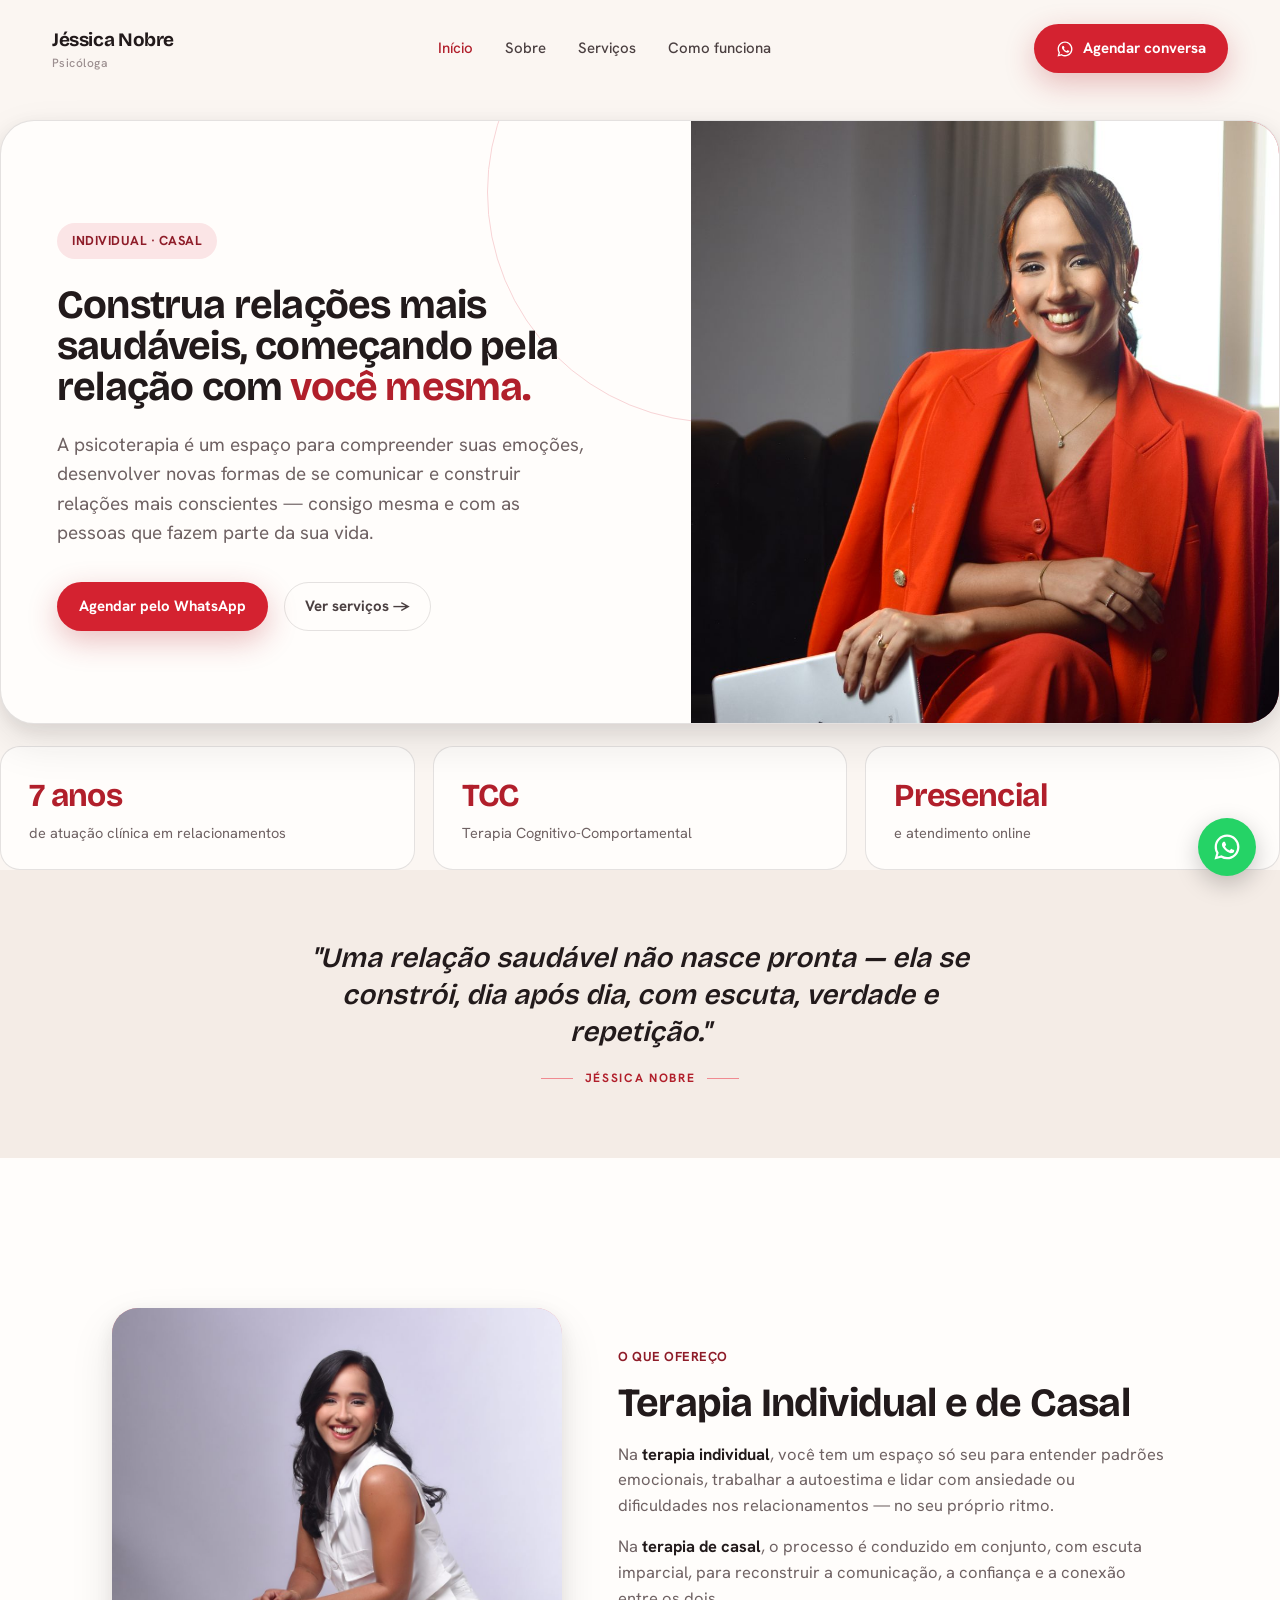
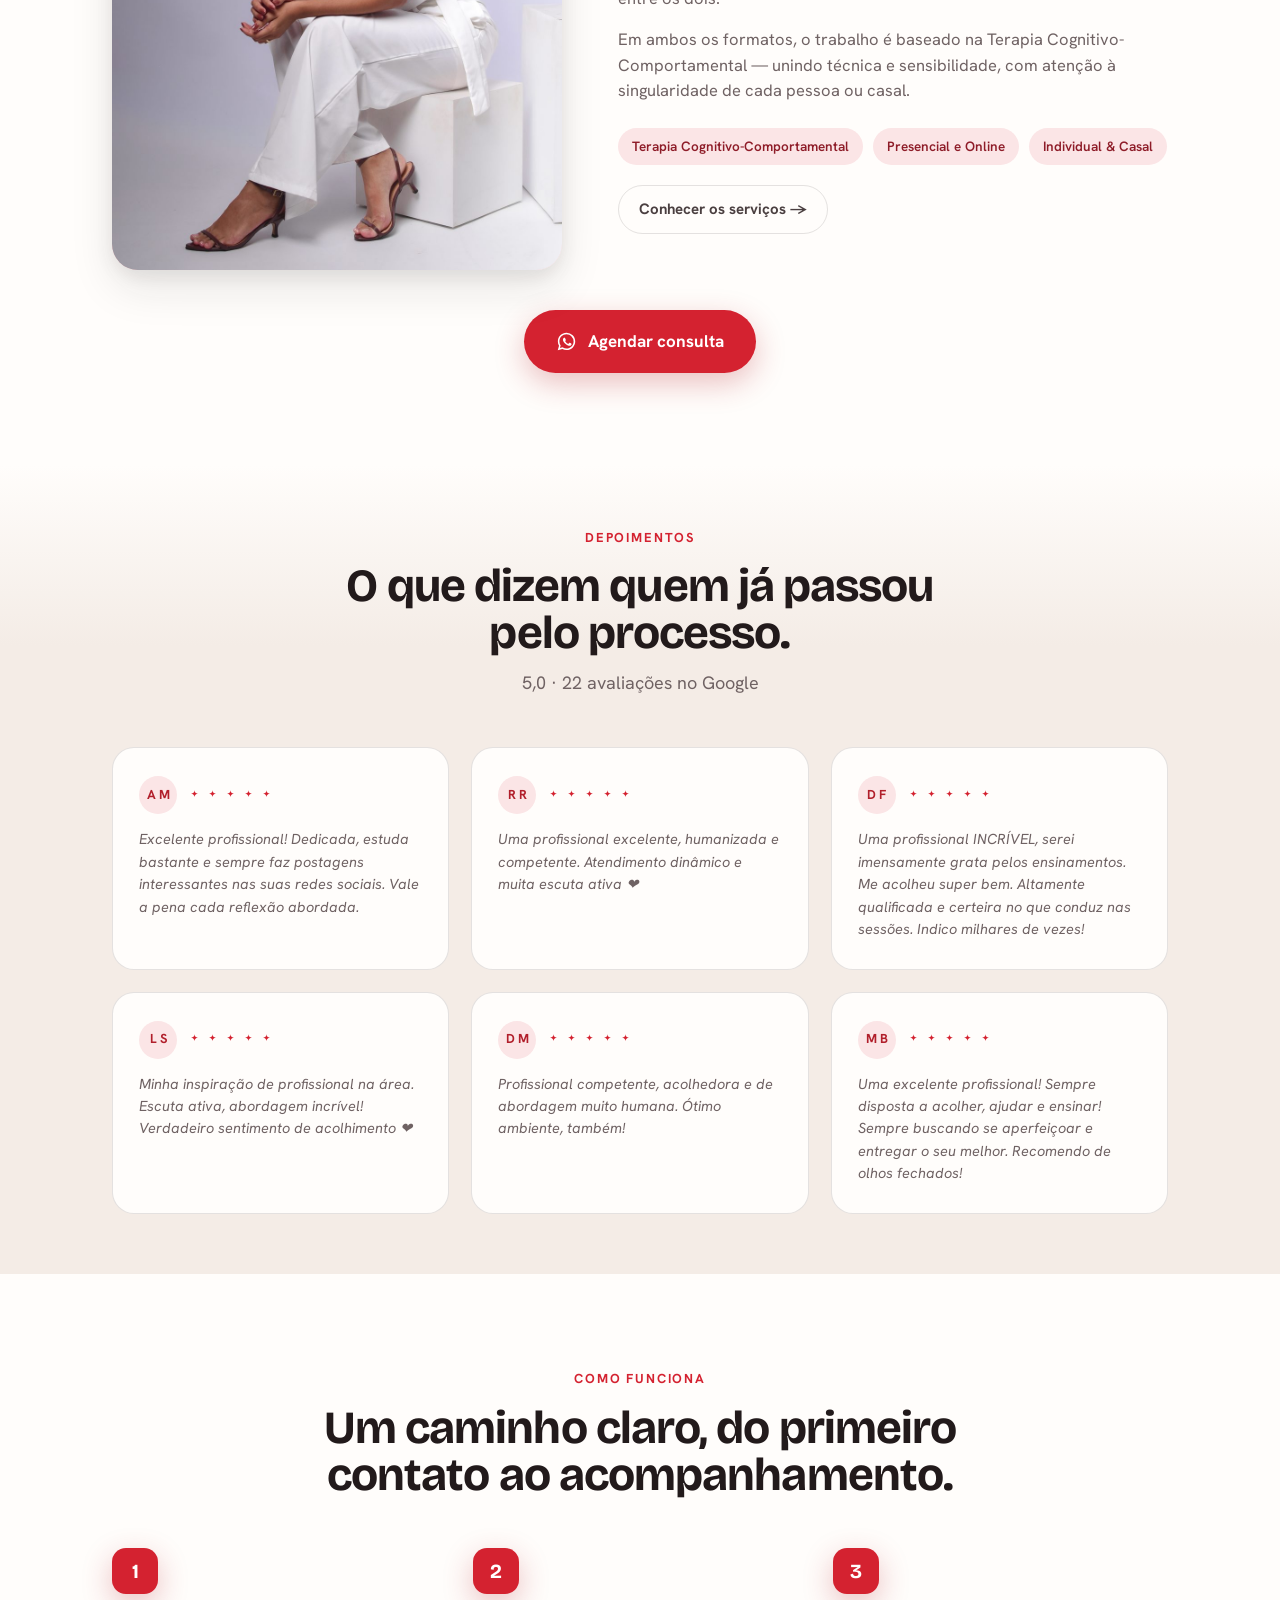
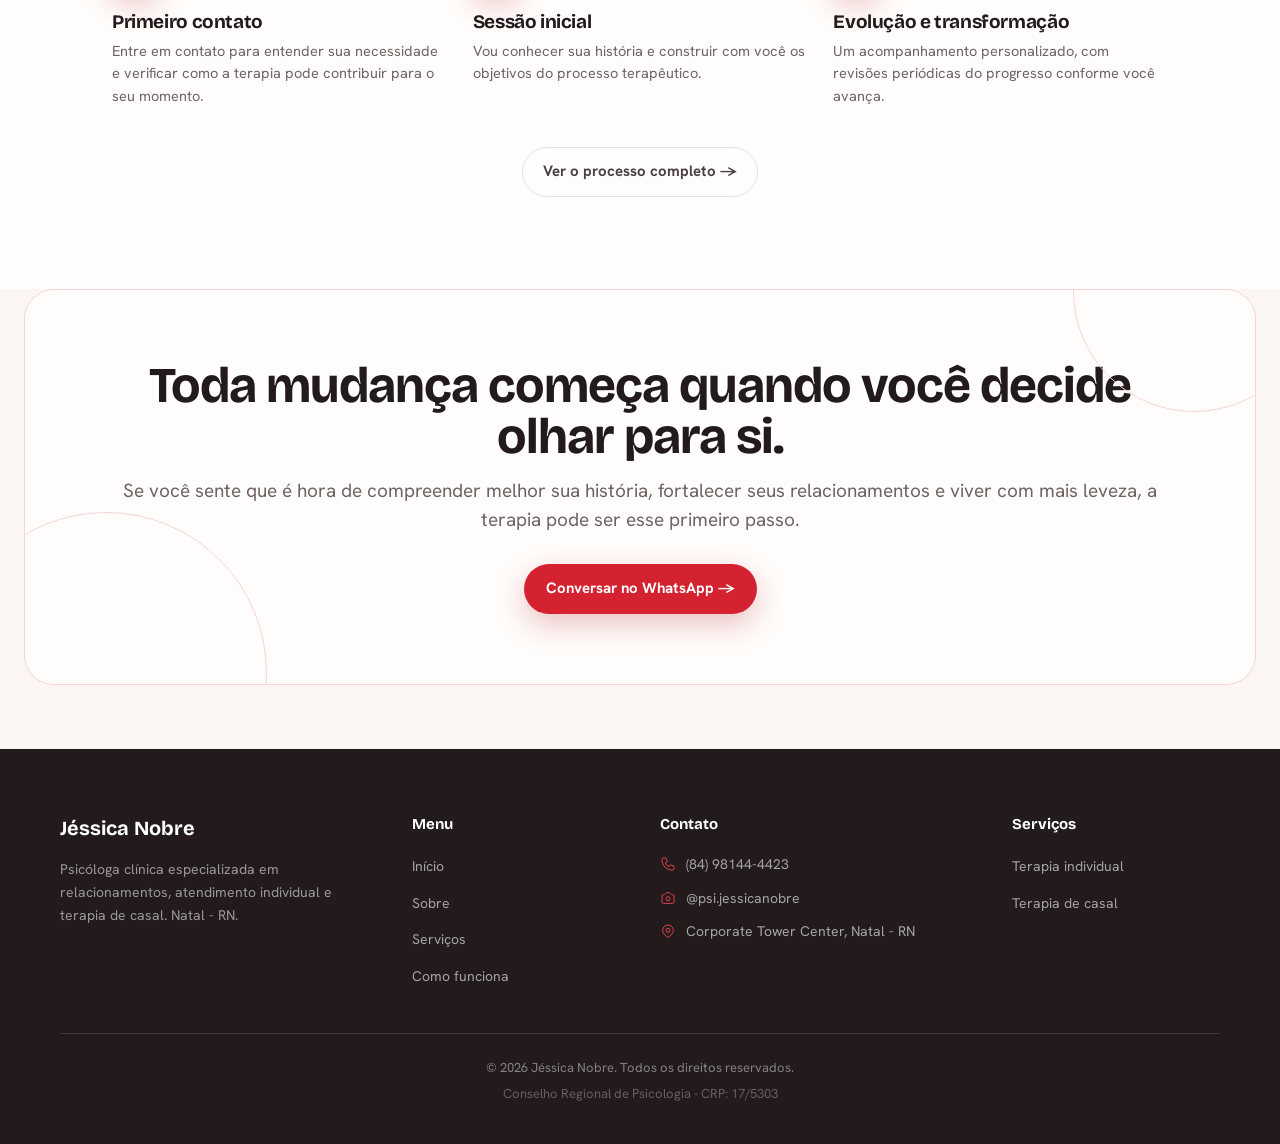
<file: index.html>
<!DOCTYPE html>
<html lang="pt-BR">
<head>
<meta charset="utf-8">
<meta name="viewport" content="width=device-width, initial-scale=1">
<title>Jéssica Nobre — Psicóloga · Casal &amp; Família</title>
<link rel="preconnect" href="https://fonts.googleapis.com">
<link rel="preconnect" href="https://fonts.gstatic.com" crossorigin>
<link href="https://fonts.googleapis.com/css2?family=Bricolage+Grotesque:wght@400;600;700;800&family=Hanken+Grotesk:wght@400;500;600;700&display=swap" rel="stylesheet">
<link rel="stylesheet" href="style.css">
</head>
<body>

<nav class="nav">
  <a href="index.html" class="brand">
    <span class="nm">Jéssica Nobre<span>Psicóloga</span></span>
  </a>

  <button class="navtoggle" aria-label="Abrir menu">
    <span></span><span></span><span></span>
  </button>

  <div class="navmenu">
    <div class="navlinks">
      <a href="index.html" class="active">Início</a>
      <a href="sobre.html">Sobre</a>
      <a href="servicos.html">Serviços</a>
      <a href="como-funciona.html">Como funciona</a>
    </div>
    <a class="btn-wa" href="https://wa.me/5584981444423?text=Ol%C3%A1%2C%20J%C3%A9ssica%21%20Gostaria%20de%20agendar%20uma%20conversa." target="_blank" rel="noopener noreferrer">
      <svg viewBox="0 0 24 24" fill="currentColor" width="18" height="18">
        <path d="M12.04 2C6.58 2 2.13 6.45 2.13 11.91c0 1.75.46 3.45 1.32 4.95L2 22l5.25-1.38a9.9 9.9 0 0 0 4.79 1.22h.01c5.46 0 9.91-4.45 9.91-9.91 0-2.65-1.03-5.14-2.9-7.01A9.82 9.82 0 0 0 12.04 2Zm0 1.82c2.16 0 4.18.84 5.71 2.37a8.02 8.02 0 0 1 2.37 5.72c0 4.46-3.63 8.09-8.1 8.09a8.1 8.1 0 0 1-4.13-1.13l-.3-.18-3.07.81.82-3-.19-.31a8.05 8.05 0 0 1-1.24-4.29c0-4.46 3.63-8.09 8.1-8.09Zm-2.6 3.98c-.16 0-.42.06-.64.3-.22.24-.85.83-.85 2.02 0 1.19.87 2.34.99 2.5.12.16 1.7 2.6 4.12 3.64.58.25 1.03.4 1.38.51.58.18 1.11.16 1.53.1.47-.07 1.43-.58 1.63-1.15.2-.56.2-1.05.14-1.15-.06-.1-.22-.16-.46-.28-.24-.12-1.43-.71-1.65-.79-.22-.08-.38-.12-.54.12-.16.24-.62.79-.76.95-.14.16-.28.18-.52.06-.24-.12-1.02-.38-1.94-1.2-.72-.64-1.2-1.43-1.34-1.67-.14-.24-.01-.37.11-.49.11-.11.24-.28.36-.42.12-.14.16-.24.24-.4.08-.16.04-.3-.02-.42-.06-.12-.54-1.3-.74-1.78-.2-.47-.4-.4-.54-.41h-.46Z"/>
      </svg>
      Agendar conversa
    </a>
  </div>
</nav>

<section class="hero">
  <div class="hero-inner">
    <div class="hero-l">
      <span class="eyebrow">Individual · Casal</span>
      <h1>Construa relações mais saudáveis, começando pela relação com <em>você mesma.</em></h1>
      <p>A psicoterapia é um espaço para compreender suas emoções, desenvolver novas formas de se comunicar e construir relações mais conscientes — consigo mesma e com as pessoas que fazem parte da sua vida.</p>
      <div class="hero-cta">
        <a class="btn-wa" href="https://wa.me/5584981444423?text=Ol%C3%A1%2C%20J%C3%A9ssica%21%20Gostaria%20de%20agendar%20uma%20conversa." target="_blank" rel="noopener noreferrer">Agendar pelo WhatsApp</a>
        <a class="ghost" href="servicos.html">Ver serviços →</a>
      </div>
    </div>
    <div class="hero-photo ph"><img src="img/hero.jpg" alt="Jéssica Nobre"></div>
  </div>
</section>

<div class="stats">
  <div class="stat"><b>7 anos</b><span>de atuação clínica em relacionamentos</span></div>
  <div class="stat"><b>TCC</b><span>Terapia Cognitivo-Comportamental</span></div>
  <div class="stat"><b>Presencial</b><span>e atendimento online</span></div>
</div>

<section class="quote-sec">
  <div class="wrap">
    <div class="quote">
      <p>"Uma relação saudável não nasce pronta — ela se constrói, dia após dia, com escuta, verdade e repetição."</p>
      <div class="quote-line"><span class="bar"></span><span class="who">Jéssica Nobre</span><span class="bar"></span></div>
    </div>
  </div>
</section>

<section class="sec band-white push-down">
  <div class="wrap about-grid">
    <div class="about-photo ph"><img src="img/servico-principal.jpg" alt="Jéssica Nobre"></div>
    <div class="about">
      <span class="eyebrow">O que ofereço</span>
      <h2>Terapia Individual e de Casal</h2>
      <p>Na <strong>terapia individual</strong>, você tem um espaço só seu para entender padrões emocionais, trabalhar a autoestima e lidar com ansiedade ou dificuldades nos relacionamentos — no seu próprio ritmo.</p>
      <p>Na <strong>terapia de casal</strong>, o processo é conduzido em conjunto, com escuta imparcial, para reconstruir a comunicação, a confiança e a conexão entre os dois.</p>
      <p>Em ambos os formatos, o trabalho é baseado na Terapia Cognitivo-Comportamental — unindo técnica e sensibilidade, com atenção à singularidade de cada pessoa ou casal.</p>
      <div class="creds">
        <span>Terapia Cognitivo-Comportamental</span>
        <span>Presencial e Online</span>
        <span>Individual &amp; Casal</span>
      </div>
      <a class="ghost" href="servicos.html">Conhecer os serviços →</a>
    </div>
  </div>
  <div class="wrap" style="text-align: center; margin-top: 40px;">
    <a class="btn-wa lg" href="https://wa.me/5584981444423?text=Ol%C3%A1%2C%20J%C3%A9ssica%21%20Gostaria%20de%20agendar%20uma%20conversa." target="_blank" rel="noopener noreferrer">
      <svg viewBox="0 0 24 24" fill="currentColor">
        <path d="M12.04 2C6.58 2 2.13 6.45 2.13 11.91c0 1.75.46 3.45 1.32 4.95L2 22l5.25-1.38a9.9 9.9 0 0 0 4.79 1.22h.01c5.46 0 9.91-4.45 9.91-9.91 0-2.65-1.03-5.14-2.9-7.01A9.82 9.82 0 0 0 12.04 2Zm0 1.82c2.16 0 4.18.84 5.71 2.37a8.02 8.02 0 0 1 2.37 5.72c0 4.46-3.63 8.09-8.1 8.09a8.1 8.1 0 0 1-4.13-1.13l-.3-.18-3.07.81.82-3-.19-.31a8.05 8.05 0 0 1-1.24-4.29c0-4.46 3.63-8.09 8.1-8.09Zm-2.6 3.98c-.16 0-.42.06-.64.3-.22.24-.85.83-.85 2.02 0 1.19.87 2.34.99 2.5.12.16 1.7 2.6 4.12 3.64.58.25 1.03.4 1.38.51.58.18 1.11.16 1.53.1.47-.07 1.43-.58 1.63-1.15.2-.56.2-1.05.14-1.15-.06-.1-.22-.16-.46-.28-.24-.12-1.43-.71-1.65-.79-.22-.08-.38-.12-.54.12-.16.24-.62.79-.76.95-.14.16-.28.18-.52.06-.24-.12-1.02-.38-1.94-1.2-.72-.64-1.2-1.43-1.34-1.67-.14-.24-.01-.37.11-.49.11-.11.24-.28.36-.42.12-.14.16-.24.24-.4.08-.16.04-.3-.02-.42-.06-.12-.54-1.3-.74-1.78-.2-.47-.4-.4-.54-.41h-.46Z"/>
      </svg>
      Agendar consulta
    </a>
  </div>
</section>

<section class="sec tight fade-sand-top">
  <div class="wrap">
    <div class="sec-head center">
      <span class="eyebrow">Depoimentos</span>
      <h2>O que dizem quem já passou pelo processo.</h2>
      <p>5,0 · 22 avaliações no Google</p>
    </div>
    <div class="testi-grid">
      <div class="testi">
        <div class="who">
          <div class="avatar">A M</div>
          <div>
            <div class="stars">
              <svg viewBox="0 0 24 24" fill="currentColor"><path d="M12 3.5c.4 3.6 1.9 5.1 5.5 5.5-3.6.4-5.1 1.9-5.5 5.5-.4-3.6-1.9-5.1-5.5-5.5 3.6-.4 5.1-1.9 5.5-5.5Z"/></svg>
              <svg viewBox="0 0 24 24" fill="currentColor"><path d="M12 3.5c.4 3.6 1.9 5.1 5.5 5.5-3.6.4-5.1 1.9-5.5 5.5-.4-3.6-1.9-5.1-5.5-5.5 3.6-.4 5.1-1.9 5.5-5.5Z"/></svg>
              <svg viewBox="0 0 24 24" fill="currentColor"><path d="M12 3.5c.4 3.6 1.9 5.1 5.5 5.5-3.6.4-5.1 1.9-5.5 5.5-.4-3.6-1.9-5.1-5.5-5.5 3.6-.4 5.1-1.9 5.5-5.5Z"/></svg>
              <svg viewBox="0 0 24 24" fill="currentColor"><path d="M12 3.5c.4 3.6 1.9 5.1 5.5 5.5-3.6.4-5.1 1.9-5.5 5.5-.4-3.6-1.9-5.1-5.5-5.5 3.6-.4 5.1-1.9 5.5-5.5Z"/></svg>
              <svg viewBox="0 0 24 24" fill="currentColor"><path d="M12 3.5c.4 3.6 1.9 5.1 5.5 5.5-3.6.4-5.1 1.9-5.5 5.5-.4-3.6-1.9-5.1-5.5-5.5 3.6-.4 5.1-1.9 5.5-5.5Z"/></svg>
            </div>
          </div>
        </div>
        <p class="txt">Excelente profissional! Dedicada, estuda bastante e sempre faz postagens interessantes nas suas redes sociais. Vale a pena cada reflexão abordada.</p>
      </div>
      <div class="testi">
        <div class="who">
          <div class="avatar">R R</div>
          <div>
            <div class="stars">
              <svg viewBox="0 0 24 24" fill="currentColor"><path d="M12 3.5c.4 3.6 1.9 5.1 5.5 5.5-3.6.4-5.1 1.9-5.5 5.5-.4-3.6-1.9-5.1-5.5-5.5 3.6-.4 5.1-1.9 5.5-5.5Z"/></svg>
              <svg viewBox="0 0 24 24" fill="currentColor"><path d="M12 3.5c.4 3.6 1.9 5.1 5.5 5.5-3.6.4-5.1 1.9-5.5 5.5-.4-3.6-1.9-5.1-5.5-5.5 3.6-.4 5.1-1.9 5.5-5.5Z"/></svg>
              <svg viewBox="0 0 24 24" fill="currentColor"><path d="M12 3.5c.4 3.6 1.9 5.1 5.5 5.5-3.6.4-5.1 1.9-5.5 5.5-.4-3.6-1.9-5.1-5.5-5.5 3.6-.4 5.1-1.9 5.5-5.5Z"/></svg>
              <svg viewBox="0 0 24 24" fill="currentColor"><path d="M12 3.5c.4 3.6 1.9 5.1 5.5 5.5-3.6.4-5.1 1.9-5.5 5.5-.4-3.6-1.9-5.1-5.5-5.5 3.6-.4 5.1-1.9 5.5-5.5Z"/></svg>
              <svg viewBox="0 0 24 24" fill="currentColor"><path d="M12 3.5c.4 3.6 1.9 5.1 5.5 5.5-3.6.4-5.1 1.9-5.5 5.5-.4-3.6-1.9-5.1-5.5-5.5 3.6-.4 5.1-1.9 5.5-5.5Z"/></svg>
            </div>
          </div>
        </div>
        <p class="txt">Uma profissional excelente, humanizada e competente. Atendimento dinâmico e muita escuta ativa ❤️</p>
      </div>
      <div class="testi">
        <div class="who">
          <div class="avatar">D F</div>
          <div>
            <div class="stars">
              <svg viewBox="0 0 24 24" fill="currentColor"><path d="M12 3.5c.4 3.6 1.9 5.1 5.5 5.5-3.6.4-5.1 1.9-5.5 5.5-.4-3.6-1.9-5.1-5.5-5.5 3.6-.4 5.1-1.9 5.5-5.5Z"/></svg>
              <svg viewBox="0 0 24 24" fill="currentColor"><path d="M12 3.5c.4 3.6 1.9 5.1 5.5 5.5-3.6.4-5.1 1.9-5.5 5.5-.4-3.6-1.9-5.1-5.5-5.5 3.6-.4 5.1-1.9 5.5-5.5Z"/></svg>
              <svg viewBox="0 0 24 24" fill="currentColor"><path d="M12 3.5c.4 3.6 1.9 5.1 5.5 5.5-3.6.4-5.1 1.9-5.5 5.5-.4-3.6-1.9-5.1-5.5-5.5 3.6-.4 5.1-1.9 5.5-5.5Z"/></svg>
              <svg viewBox="0 0 24 24" fill="currentColor"><path d="M12 3.5c.4 3.6 1.9 5.1 5.5 5.5-3.6.4-5.1 1.9-5.5 5.5-.4-3.6-1.9-5.1-5.5-5.5 3.6-.4 5.1-1.9 5.5-5.5Z"/></svg>
              <svg viewBox="0 0 24 24" fill="currentColor"><path d="M12 3.5c.4 3.6 1.9 5.1 5.5 5.5-3.6.4-5.1 1.9-5.5 5.5-.4-3.6-1.9-5.1-5.5-5.5 3.6-.4 5.1-1.9 5.5-5.5Z"/></svg>
            </div>
          </div>
        </div>
        <p class="txt">Uma profissional INCRÍVEL, serei imensamente grata pelos ensinamentos. Me acolheu super bem. Altamente qualificada e certeira no que conduz nas sessões. Indico milhares de vezes!</p>
      </div>
      <div class="testi">
        <div class="who">
          <div class="avatar">L S</div>
          <div>
            <div class="stars">
              <svg viewBox="0 0 24 24" fill="currentColor"><path d="M12 3.5c.4 3.6 1.9 5.1 5.5 5.5-3.6.4-5.1 1.9-5.5 5.5-.4-3.6-1.9-5.1-5.5-5.5 3.6-.4 5.1-1.9 5.5-5.5Z"/></svg>
              <svg viewBox="0 0 24 24" fill="currentColor"><path d="M12 3.5c.4 3.6 1.9 5.1 5.5 5.5-3.6.4-5.1 1.9-5.5 5.5-.4-3.6-1.9-5.1-5.5-5.5 3.6-.4 5.1-1.9 5.5-5.5Z"/></svg>
              <svg viewBox="0 0 24 24" fill="currentColor"><path d="M12 3.5c.4 3.6 1.9 5.1 5.5 5.5-3.6.4-5.1 1.9-5.5 5.5-.4-3.6-1.9-5.1-5.5-5.5 3.6-.4 5.1-1.9 5.5-5.5Z"/></svg>
              <svg viewBox="0 0 24 24" fill="currentColor"><path d="M12 3.5c.4 3.6 1.9 5.1 5.5 5.5-3.6.4-5.1 1.9-5.5 5.5-.4-3.6-1.9-5.1-5.5-5.5 3.6-.4 5.1-1.9 5.5-5.5Z"/></svg>
              <svg viewBox="0 0 24 24" fill="currentColor"><path d="M12 3.5c.4 3.6 1.9 5.1 5.5 5.5-3.6.4-5.1 1.9-5.5 5.5-.4-3.6-1.9-5.1-5.5-5.5 3.6-.4 5.1-1.9 5.5-5.5Z"/></svg>
            </div>
          </div>
        </div>
        <p class="txt">Minha inspiração de profissional na área. Escuta ativa, abordagem incrível! Verdadeiro sentimento de acolhimento ❤️</p>
      </div>
      <div class="testi">
        <div class="who">
          <div class="avatar">D M</div>
          <div>
            <div class="stars">
              <svg viewBox="0 0 24 24" fill="currentColor"><path d="M12 3.5c.4 3.6 1.9 5.1 5.5 5.5-3.6.4-5.1 1.9-5.5 5.5-.4-3.6-1.9-5.1-5.5-5.5 3.6-.4 5.1-1.9 5.5-5.5Z"/></svg>
              <svg viewBox="0 0 24 24" fill="currentColor"><path d="M12 3.5c.4 3.6 1.9 5.1 5.5 5.5-3.6.4-5.1 1.9-5.5 5.5-.4-3.6-1.9-5.1-5.5-5.5 3.6-.4 5.1-1.9 5.5-5.5Z"/></svg>
              <svg viewBox="0 0 24 24" fill="currentColor"><path d="M12 3.5c.4 3.6 1.9 5.1 5.5 5.5-3.6.4-5.1 1.9-5.5 5.5-.4-3.6-1.9-5.1-5.5-5.5 3.6-.4 5.1-1.9 5.5-5.5Z"/></svg>
              <svg viewBox="0 0 24 24" fill="currentColor"><path d="M12 3.5c.4 3.6 1.9 5.1 5.5 5.5-3.6.4-5.1 1.9-5.5 5.5-.4-3.6-1.9-5.1-5.5-5.5 3.6-.4 5.1-1.9 5.5-5.5Z"/></svg>
              <svg viewBox="0 0 24 24" fill="currentColor"><path d="M12 3.5c.4 3.6 1.9 5.1 5.5 5.5-3.6.4-5.1 1.9-5.5 5.5-.4-3.6-1.9-5.1-5.5-5.5 3.6-.4 5.1-1.9 5.5-5.5Z"/></svg>
            </div>
          </div>
        </div>
        <p class="txt">Profissional competente, acolhedora e de abordagem muito humana. Ótimo ambiente, também!</p>
      </div>
      <div class="testi">
        <div class="who">
          <div class="avatar">M B</div>
          <div>
            <div class="stars">
              <svg viewBox="0 0 24 24" fill="currentColor"><path d="M12 3.5c.4 3.6 1.9 5.1 5.5 5.5-3.6.4-5.1 1.9-5.5 5.5-.4-3.6-1.9-5.1-5.5-5.5 3.6-.4 5.1-1.9 5.5-5.5Z"/></svg>
              <svg viewBox="0 0 24 24" fill="currentColor"><path d="M12 3.5c.4 3.6 1.9 5.1 5.5 5.5-3.6.4-5.1 1.9-5.5 5.5-.4-3.6-1.9-5.1-5.5-5.5 3.6-.4 5.1-1.9 5.5-5.5Z"/></svg>
              <svg viewBox="0 0 24 24" fill="currentColor"><path d="M12 3.5c.4 3.6 1.9 5.1 5.5 5.5-3.6.4-5.1 1.9-5.5 5.5-.4-3.6-1.9-5.1-5.5-5.5 3.6-.4 5.1-1.9 5.5-5.5Z"/></svg>
              <svg viewBox="0 0 24 24" fill="currentColor"><path d="M12 3.5c.4 3.6 1.9 5.1 5.5 5.5-3.6.4-5.1 1.9-5.5 5.5-.4-3.6-1.9-5.1-5.5-5.5 3.6-.4 5.1-1.9 5.5-5.5Z"/></svg>
              <svg viewBox="0 0 24 24" fill="currentColor"><path d="M12 3.5c.4 3.6 1.9 5.1 5.5 5.5-3.6.4-5.1 1.9-5.5 5.5-.4-3.6-1.9-5.1-5.5-5.5 3.6-.4 5.1-1.9 5.5-5.5Z"/></svg>
            </div>
          </div>
        </div>
        <p class="txt">Uma excelente profissional! Sempre disposta a acolher, ajudar e ensinar! Sempre buscando se aperfeiçoar e entregar o seu melhor. Recomendo de olhos fechados!</p>
      </div>
    </div>
  </div>
</section>

<section class="sec band-white">
  <div class="wrap">
    <div class="sec-head center">
      <span class="eyebrow">Como funciona</span>
      <h2>Um caminho claro, do primeiro contato ao acompanhamento.</h2>
    </div>
    <div class="steps" style="grid-template-columns: repeat(3, 1fr);">
      <div class="step"><div class="n">1</div><h4>Primeiro contato</h4><p>Entre em contato para entender sua necessidade e verificar como a terapia pode contribuir para o seu momento.</p></div>
      <div class="step"><div class="n">2</div><h4>Sessão inicial</h4><p>Vou conhecer sua história e construir com você os objetivos do processo terapêutico.</p></div>
      <div class="step"><div class="n">3</div><h4>Evolução e transformação</h4><p>Um acompanhamento personalizado, com revisões periódicas do progresso conforme você avança.</p></div>
    </div>
    <div style="text-align: center; margin-top: 40px;">
      <a class="ghost" href="como-funciona.html">Ver o processo completo →</a>
    </div>
  </div>
</section>

<section class="cta">
  <h2>Toda mudança começa quando você decide olhar para si.</h2>
  <p>Se você sente que é hora de compreender melhor sua história, fortalecer seus relacionamentos e viver com mais leveza, a terapia pode ser esse primeiro passo.</p>
  <a class="btn-wa" href="https://wa.me/5584981444423?text=Ol%C3%A1%2C%20J%C3%A9ssica%21%20Gostaria%20de%20agendar%20uma%20conversa." target="_blank" rel="noopener noreferrer">Conversar no WhatsApp →</a>
</section>

<footer class="foot">
  <div class="foot-grid">
    <div class="foot-brand">
      <span class="nm">Jéssica Nobre</span>
      <p>Psicóloga clínica especializada em relacionamentos, atendimento individual e terapia de casal. Natal - RN.</p>
    </div>
    <div>
      <h5>Menu</h5>
      <ul>
        <li><a href="index.html">Início</a></li>
        <li><a href="sobre.html">Sobre</a></li>
        <li><a href="servicos.html">Serviços</a></li>
        <li><a href="como-funciona.html">Como funciona</a></li>
      </ul>
    </div>
    <div>
      <h5>Contato</h5>
      <ul class="foot-contact">
        <li>
          <svg viewBox="0 0 24 24" fill="none" stroke="currentColor" stroke-width="1.5"><path d="M3 5a2 2 0 012-2h3.28a1 1 0 01.948.684l1.498 4.493a1 1 0 01-.502 1.21l-2.257 1.13a11.042 11.042 0 005.516 5.516l1.13-2.257a1 1 0 011.21-.502l4.493 1.498a1 1 0 01.684.949V19a2 2 0 01-2 2h-1C9.716 21 3 14.284 3 6V5z"/></svg>
          <a href="https://wa.me/5584981444423?text=Ol%C3%A1%2C%20J%C3%A9ssica%21%20Gostaria%20de%20agendar%20uma%20conversa." target="_blank" rel="noopener noreferrer">(84) 98144-4423</a>
        </li>
        <li>
          <svg viewBox="0 0 24 24" fill="none" stroke="currentColor" stroke-width="1.5"><path d="M3 9a2 2 0 012-2h.93a2 2 0 001.664-.89l.812-1.22A2 2 0 0110.07 4h3.86a2 2 0 011.664.89l.812 1.22A2 2 0 0018.07 7H19a2 2 0 012 2v9a2 2 0 01-2 2H5a2 2 0 01-2-2V9z"/><path d="M15 13a3 3 0 11-6 0 3 3 0 016 0z"/></svg>
          <a href="https://instagram.com/psi.jessicanobre" target="_blank" rel="noopener noreferrer">@psi.jessicanobre</a>
        </li>
        <li>
          <svg viewBox="0 0 24 24" fill="none" stroke="currentColor" stroke-width="1.5"><path d="M17.657 16.657L13.414 20.9a1.998 1.998 0 01-2.827 0l-4.244-4.243a8 8 0 1111.314 0z"/><path d="M15 11a3 3 0 11-6 0 3 3 0 016 0z"/></svg>
          <span>Corporate Tower Center, Natal - RN</span>
        </li>
      </ul>
    </div>
    <div>
      <h5>Serviços</h5>
      <ul>
        <li><a href="servicos.html">Terapia individual</a></li>
        <li><a href="servicos.html">Terapia de casal</a></li>
      </ul>
    </div>
  </div>
  <div class="foot-bottom">
    <p>© 2026 Jéssica Nobre. Todos os direitos reservados.</p>
    <p>Conselho Regional de Psicologia - CRP: 17/5303</p>
  </div>
</footer>

<a class="wa-float" href="https://wa.me/5584981444423?text=Ol%C3%A1%2C%20J%C3%A9ssica%21%20Gostaria%20de%20agendar%20uma%20conversa." target="_blank" rel="noopener noreferrer" aria-label="Falar no WhatsApp">
  <svg viewBox="0 0 24 24" fill="currentColor" width="30" height="30">
    <path d="M12.04 2C6.58 2 2.13 6.45 2.13 11.91c0 1.75.46 3.45 1.32 4.95L2 22l5.25-1.38a9.9 9.9 0 0 0 4.79 1.22h.01c5.46 0 9.91-4.45 9.91-9.91 0-2.65-1.03-5.14-2.9-7.01A9.82 9.82 0 0 0 12.04 2Zm0 1.82c2.16 0 4.18.84 5.71 2.37a8.02 8.02 0 0 1 2.37 5.72c0 4.46-3.63 8.09-8.1 8.09a8.1 8.1 0 0 1-4.13-1.13l-.3-.18-3.07.81.82-3-.19-.31a8.05 8.05 0 0 1-1.24-4.29c0-4.46 3.63-8.09 8.1-8.09Zm-2.6 3.98c-.16 0-.42.06-.64.3-.22.24-.85.83-.85 2.02 0 1.19.87 2.34.99 2.5.12.16 1.7 2.6 4.12 3.64.58.25 1.03.4 1.38.51.58.18 1.11.16 1.53.1.47-.07 1.43-.58 1.63-1.15.2-.56.2-1.05.14-1.15-.06-.1-.22-.16-.46-.28-.24-.12-1.43-.71-1.65-.79-.22-.08-.38-.12-.54.12-.16.24-.62.79-.76.95-.14.16-.28.18-.52.06-.24-.12-1.02-.38-1.94-1.2-.72-.64-1.2-1.43-1.34-1.67-.14-.24-.01-.37.11-.49.11-.11.24-.28.36-.42.12-.14.16-.24.24-.4.08-.16.04-.3-.02-.42-.06-.12-.54-1.3-.74-1.78-.2-.47-.4-.4-.54-.41h-.46Z"/>
  </svg>
</a>

<script src="script.js"></script>
</body>
</html>
</file>
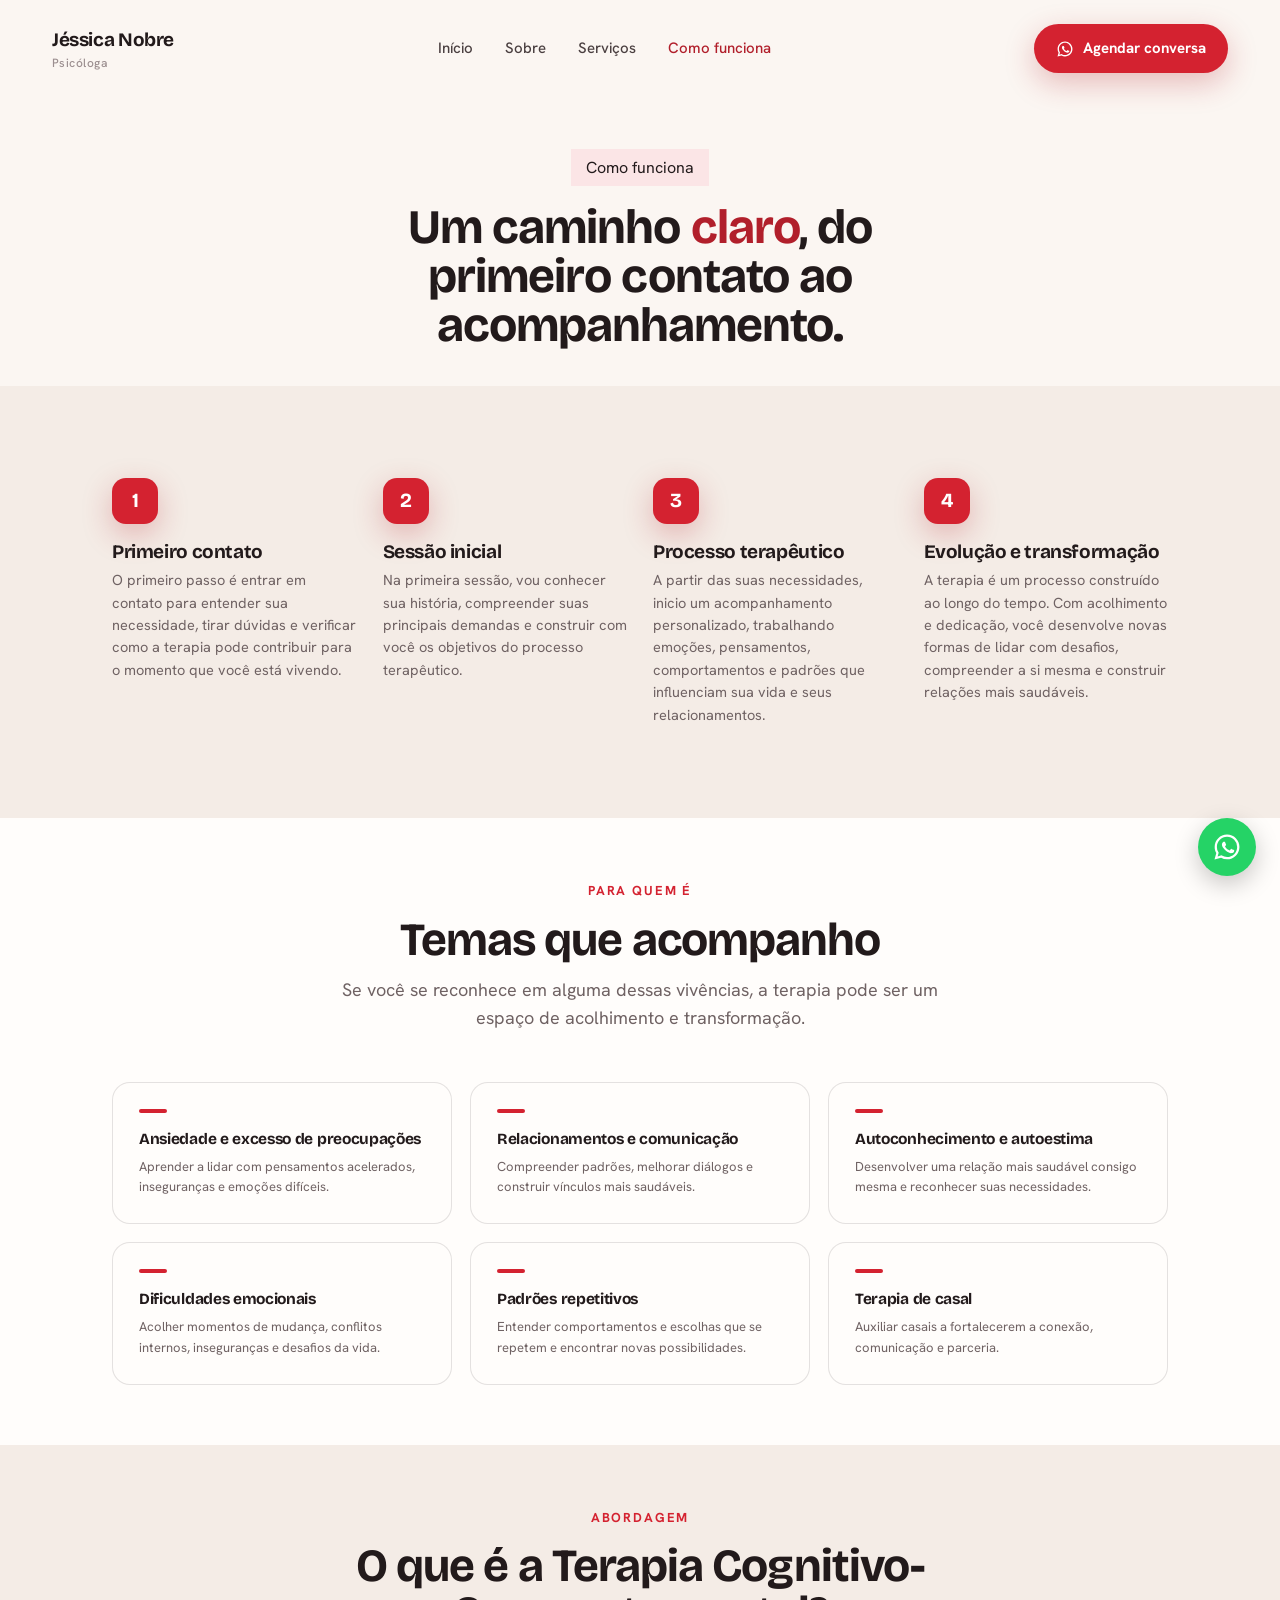
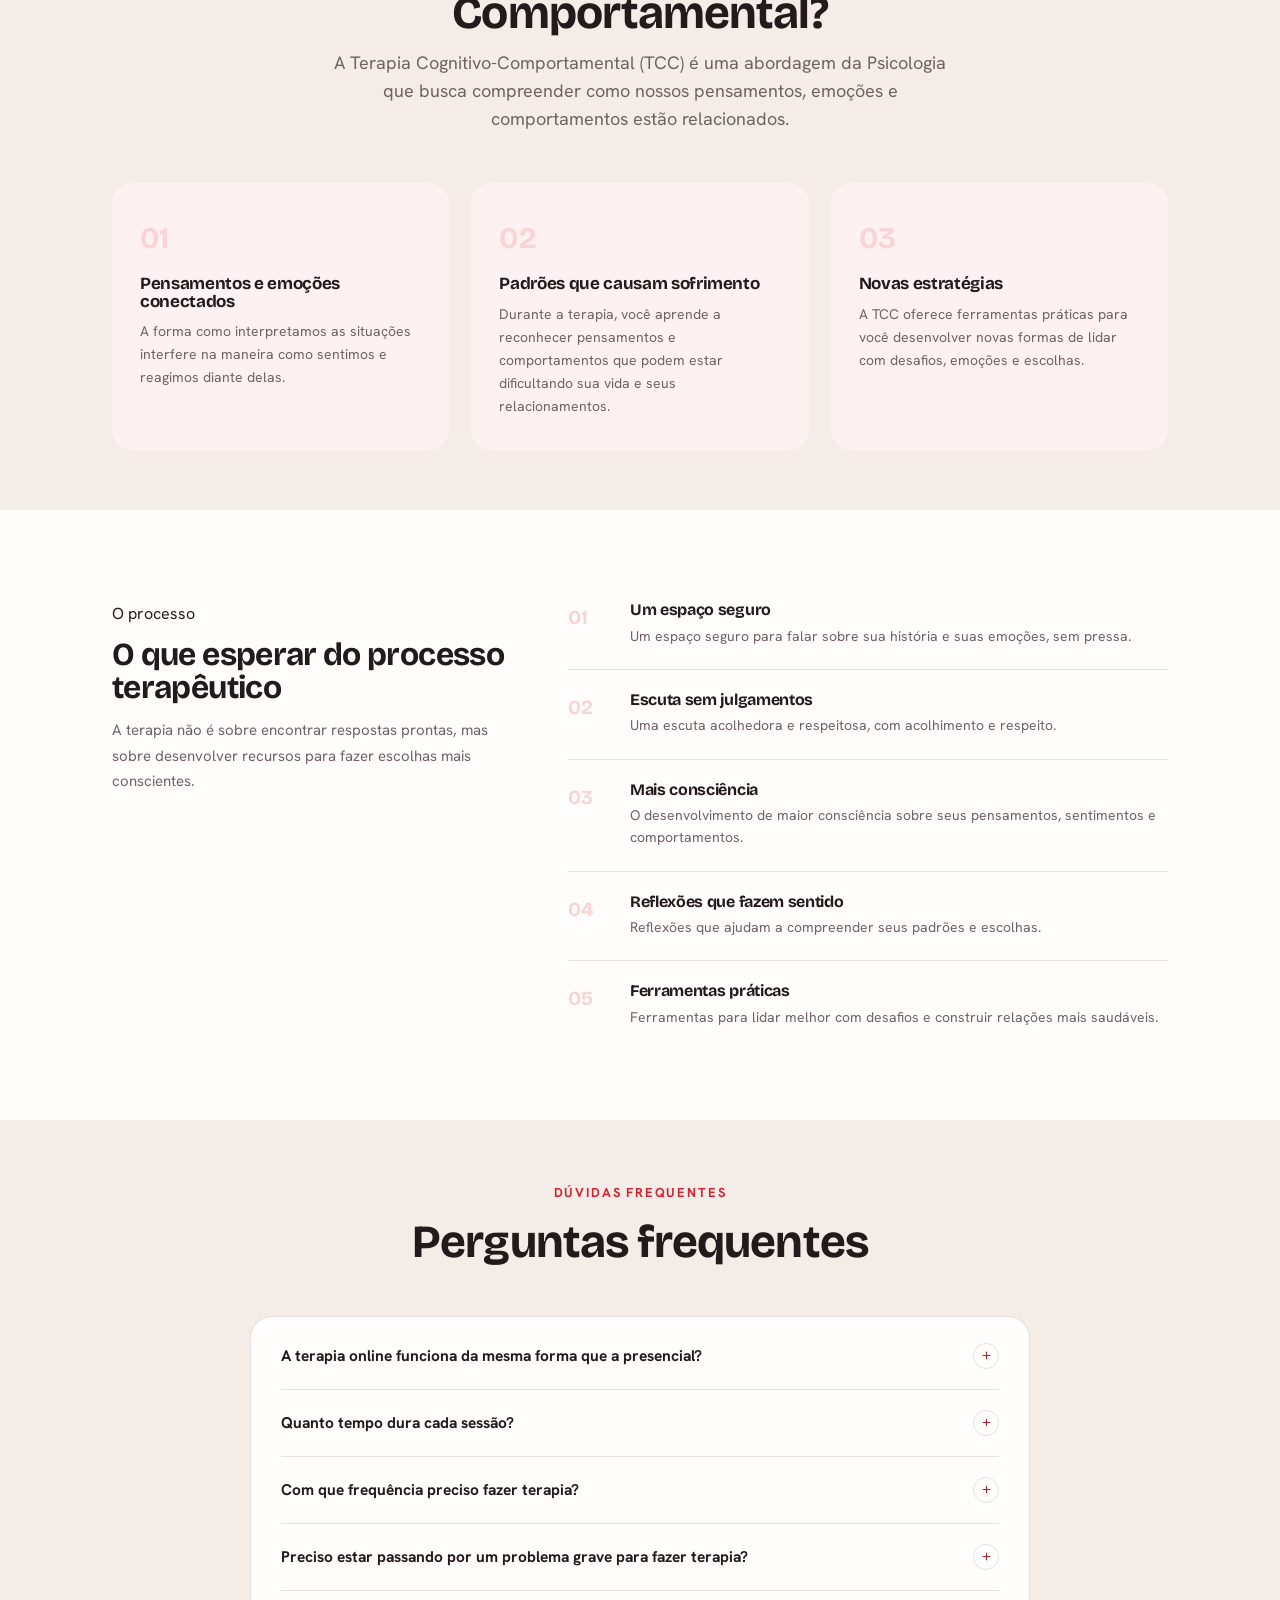
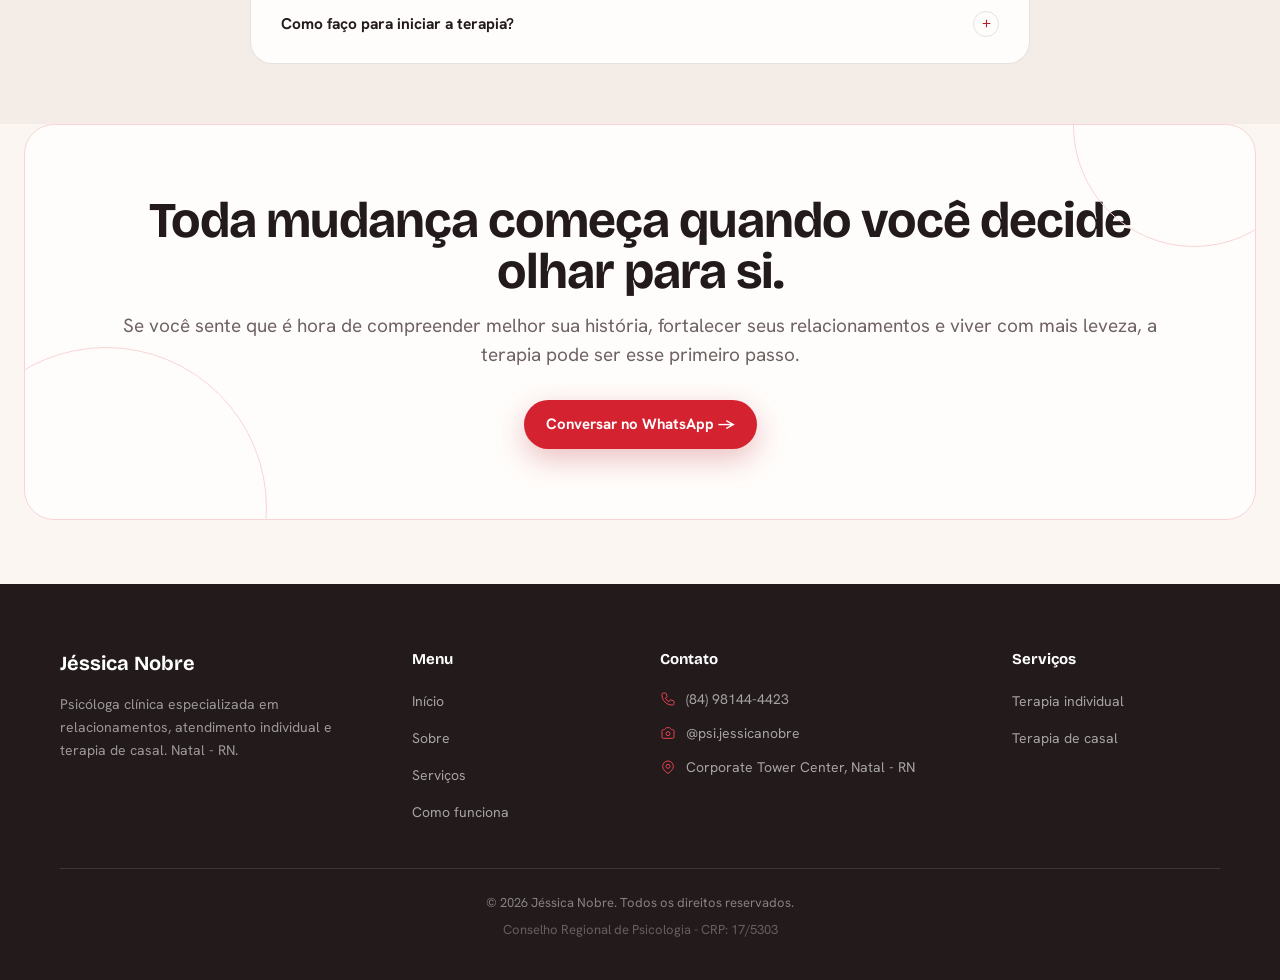
<file: como-funciona.html>
<!DOCTYPE html>
<html lang="pt-BR">
<head>
<meta charset="utf-8">
<meta name="viewport" content="width=device-width, initial-scale=1">
<title>Como funciona — Jéssica Nobre · Psicóloga</title>
<link rel="preconnect" href="https://fonts.googleapis.com">
<link rel="preconnect" href="https://fonts.gstatic.com" crossorigin>
<link href="https://fonts.googleapis.com/css2?family=Bricolage+Grotesque:wght@400;600;700;800&family=Hanken+Grotesk:wght@400;500;600;700&display=swap" rel="stylesheet">
<link rel="stylesheet" href="style.css">
</head>
<body>

<nav class="nav">
  <a href="index.html" class="brand">
    <span class="nm">Jéssica Nobre<span>Psicóloga</span></span>
  </a>

  <button class="navtoggle" aria-label="Abrir menu">
    <span></span><span></span><span></span>
  </button>

  <div class="navmenu">
    <div class="navlinks">
      <a href="index.html">Início</a>
      <a href="sobre.html">Sobre</a>
      <a href="servicos.html">Serviços</a>
      <a href="como-funciona.html" class="active">Como funciona</a>
    </div>
    <a class="btn-wa" href="https://wa.me/5584981444423?text=Ol%C3%A1%2C%20J%C3%A9ssica%21%20Gostaria%20de%20agendar%20uma%20conversa." target="_blank" rel="noopener noreferrer">
      <svg viewBox="0 0 24 24" fill="currentColor" width="18" height="18">
        <path d="M12.04 2C6.58 2 2.13 6.45 2.13 11.91c0 1.75.46 3.45 1.32 4.95L2 22l5.25-1.38a9.9 9.9 0 0 0 4.79 1.22h.01c5.46 0 9.91-4.45 9.91-9.91 0-2.65-1.03-5.14-2.9-7.01A9.82 9.82 0 0 0 12.04 2Zm0 1.82c2.16 0 4.18.84 5.71 2.37a8.02 8.02 0 0 1 2.37 5.72c0 4.46-3.63 8.09-8.1 8.09a8.1 8.1 0 0 1-4.13-1.13l-.3-.18-3.07.81.82-3-.19-.31a8.05 8.05 0 0 1-1.24-4.29c0-4.46 3.63-8.09 8.1-8.09Zm-2.6 3.98c-.16 0-.42.06-.64.3-.22.24-.85.83-.85 2.02 0 1.19.87 2.34.99 2.5.12.16 1.7 2.6 4.12 3.64.58.25 1.03.4 1.38.51.58.18 1.11.16 1.53.1.47-.07 1.43-.58 1.63-1.15.2-.56.2-1.05.14-1.15-.06-.1-.22-.16-.46-.28-.24-.12-1.43-.71-1.65-.79-.22-.08-.38-.12-.54.12-.16.24-.62.79-.76.95-.14.16-.28.18-.52.06-.24-.12-1.02-.38-1.94-1.2-.72-.64-1.2-1.43-1.34-1.67-.14-.24-.01-.37.11-.49.11-.11.24-.28.36-.42.12-.14.16-.24.24-.4.08-.16.04-.3-.02-.42-.06-.12-.54-1.3-.74-1.78-.2-.47-.4-.4-.54-.41h-.46Z"/>
      </svg>
      Agendar conversa
    </a>
  </div>
</nav>

<div class="hero-simple">
  <span class="eyebrow">Como funciona</span>
  <h1>Um caminho <em>claro</em>, do primeiro contato ao acompanhamento.</h1>
</div>

<section class="sec dark">
  <div class="wrap">
    <div class="steps">
      <div class="step"><div class="n">1</div><h4>Primeiro contato</h4><p>O primeiro passo é entrar em contato para entender sua necessidade, tirar dúvidas e verificar como a terapia pode contribuir para o momento que você está vivendo.</p></div>
      <div class="step"><div class="n">2</div><h4>Sessão inicial</h4><p>Na primeira sessão, vou conhecer sua história, compreender suas principais demandas e construir com você os objetivos do processo terapêutico.</p></div>
      <div class="step"><div class="n">3</div><h4>Processo terapêutico</h4><p>A partir das suas necessidades, inicio um acompanhamento personalizado, trabalhando emoções, pensamentos, comportamentos e padrões que influenciam sua vida e seus relacionamentos.</p></div>
      <div class="step"><div class="n">4</div><h4>Evolução e transformação</h4><p>A terapia é um processo construído ao longo do tempo. Com acolhimento e dedicação, você desenvolve novas formas de lidar com desafios, compreender a si mesma e construir relações mais saudáveis.</p></div>
    </div>
  </div>
</section>

<section class="sec tight band-white">
  <div class="wrap">
    <div class="sec-head center">
      <span class="eyebrow">Para quem é</span>
      <h2>Temas que acompanho</h2>
      <p>Se você se reconhece em alguma dessas vivências, a terapia pode ser um espaço de acolhimento e transformação.</p>
    </div>
    <div class="indic-grid">
      <div class="indic">
        <div class="bar"></div>
        <h4>Ansiedade e excesso de preocupações</h4>
        <p>Aprender a lidar com pensamentos acelerados, inseguranças e emoções difíceis.</p>
      </div>
      <div class="indic">
        <div class="bar"></div>
        <h4>Relacionamentos e comunicação</h4>
        <p>Compreender padrões, melhorar diálogos e construir vínculos mais saudáveis.</p>
      </div>
      <div class="indic">
        <div class="bar"></div>
        <h4>Autoconhecimento e autoestima</h4>
        <p>Desenvolver uma relação mais saudável consigo mesma e reconhecer suas necessidades.</p>
      </div>
      <div class="indic">
        <div class="bar"></div>
        <h4>Dificuldades emocionais</h4>
        <p>Acolher momentos de mudança, conflitos internos, inseguranças e desafios da vida.</p>
      </div>
      <div class="indic">
        <div class="bar"></div>
        <h4>Padrões repetitivos</h4>
        <p>Entender comportamentos e escolhas que se repetem e encontrar novas possibilidades.</p>
      </div>
      <div class="indic">
        <div class="bar"></div>
        <h4>Terapia de casal</h4>
        <p>Auxiliar casais a fortalecerem a conexão, comunicação e parceria.</p>
      </div>
    </div>
  </div>
</section>

<section class="sec tight band-sand">
  <div class="wrap">
    <div class="sec-head center">
      <span class="eyebrow">Abordagem</span>
      <h2>O que é a Terapia Cognitivo-Comportamental?</h2>
      <p>A Terapia Cognitivo-Comportamental (TCC) é uma abordagem da Psicologia que busca compreender como nossos pensamentos, emoções e comportamentos estão relacionados.</p>
    </div>
    <div class="pilar-grid">
      <div class="pilar">
        <span class="num">01</span>
        <h4>Pensamentos e emoções conectados</h4>
        <p>A forma como interpretamos as situações interfere na maneira como sentimos e reagimos diante delas.</p>
      </div>
      <div class="pilar">
        <span class="num">02</span>
        <h4>Padrões que causam sofrimento</h4>
        <p>Durante a terapia, você aprende a reconhecer pensamentos e comportamentos que podem estar dificultando sua vida e seus relacionamentos.</p>
      </div>
      <div class="pilar">
        <span class="num">03</span>
        <h4>Novas estratégias</h4>
        <p>A TCC oferece ferramentas práticas para você desenvolver novas formas de lidar com desafios, emoções e escolhas.</p>
      </div>
    </div>
  </div>
</section>

<section class="sec band-white">
  <div class="wrap expect-grid">
    <div class="intro">
      <span class="eyebrow">O processo</span>
      <h2>O que esperar do processo terapêutico</h2>
      <p>A terapia não é sobre encontrar respostas prontas, mas sobre desenvolver recursos para fazer escolhas mais conscientes.</p>
    </div>
    <div class="expect-list">
      <div class="expect-item">
        <span class="num">01</span>
        <div>
          <h4>Um espaço seguro</h4>
          <p>Um espaço seguro para falar sobre sua história e suas emoções, sem pressa.</p>
        </div>
      </div>
      <div class="expect-item">
        <span class="num">02</span>
        <div>
          <h4>Escuta sem julgamentos</h4>
          <p>Uma escuta acolhedora e respeitosa, com acolhimento e respeito.</p>
        </div>
      </div>
      <div class="expect-item">
        <span class="num">03</span>
        <div>
          <h4>Mais consciência</h4>
          <p>O desenvolvimento de maior consciência sobre seus pensamentos, sentimentos e comportamentos.</p>
        </div>
      </div>
      <div class="expect-item">
        <span class="num">04</span>
        <div>
          <h4>Reflexões que fazem sentido</h4>
          <p>Reflexões que ajudam a compreender seus padrões e escolhas.</p>
        </div>
      </div>
      <div class="expect-item">
        <span class="num">05</span>
        <div>
          <h4>Ferramentas práticas</h4>
          <p>Ferramentas para lidar melhor com desafios e construir relações mais saudáveis.</p>
        </div>
      </div>
    </div>
  </div>
</section>

<section class="sec tight band-sand">
  <div class="wrap">
    <div class="sec-head center">
      <span class="eyebrow">Dúvidas frequentes</span>
      <h2>Perguntas frequentes</h2>
    </div>
    <div class="faq-list">
      <div class="faq-item">
        <button class="faq-q">
          A terapia online funciona da mesma forma que a presencial?
          <span class="plus">
            <svg viewBox="0 0 24 24" fill="none" stroke="currentColor" stroke-width="2" width="13" height="13"><path d="M12 5v14M5 12h14"/></svg>
          </span>
        </button>
        <div class="faq-a">
          <p>Sim. A terapia online permite o mesmo processo de escuta, acolhimento e construção terapêutica do atendimento presencial. A principal diferença é que ela acontece por videochamada, trazendo mais praticidade e flexibilidade para sua rotina.</p>
        </div>
      </div>
      <div class="faq-item">
        <button class="faq-q">
          Quanto tempo dura cada sessão?
          <span class="plus">
            <svg viewBox="0 0 24 24" fill="none" stroke="currentColor" stroke-width="2" width="13" height="13"><path d="M12 5v14M5 12h14"/></svg>
          </span>
        </button>
        <div class="faq-a">
          <p>As sessões têm duração aproximada de 45 a 50 minutos.</p>
        </div>
      </div>
      <div class="faq-item">
        <button class="faq-q">
          Com que frequência preciso fazer terapia?
          <span class="plus">
            <svg viewBox="0 0 24 24" fill="none" stroke="currentColor" stroke-width="2" width="13" height="13"><path d="M12 5v14M5 12h14"/></svg>
          </span>
        </button>
        <div class="faq-a">
          <p>Inicialmente, o acompanhamento costuma acontecer semanalmente, para favorecer a construção do processo terapêutico e o desenvolvimento das mudanças desejadas.</p>
        </div>
      </div>
      <div class="faq-item">
        <button class="faq-q">
          Preciso estar passando por um problema grave para fazer terapia?
          <span class="plus">
            <svg viewBox="0 0 24 24" fill="none" stroke="currentColor" stroke-width="2" width="13" height="13"><path d="M12 5v14M5 12h14"/></svg>
          </span>
        </button>
        <div class="faq-a">
          <p>Não. A terapia também é um espaço de autoconhecimento, prevenção e desenvolvimento pessoal. Você pode buscar acompanhamento para compreender melhor suas emoções, seus padrões e seus relacionamentos.</p>
        </div>
      </div>
      <div class="faq-item">
        <button class="faq-q">
          Como faço para iniciar a terapia?
          <span class="plus">
            <svg viewBox="0 0 24 24" fill="none" stroke="currentColor" stroke-width="2" width="13" height="13"><path d="M12 5v14M5 12h14"/></svg>
          </span>
        </button>
        <div class="faq-a">
          <p>O primeiro passo é entrar em contato para que eu entenda sua necessidade e defina com você a melhor forma de iniciar o acompanhamento.</p>
        </div>
      </div>
    </div>
  </div>
</section>

<section class="cta">
  <h2>Toda mudança começa quando você decide olhar para si.</h2>
  <p>Se você sente que é hora de compreender melhor sua história, fortalecer seus relacionamentos e viver com mais leveza, a terapia pode ser esse primeiro passo.</p>
  <a class="btn-wa" href="https://wa.me/5584981444423?text=Ol%C3%A1%2C%20J%C3%A9ssica%21%20Gostaria%20de%20agendar%20uma%20conversa." target="_blank" rel="noopener noreferrer">Conversar no WhatsApp →</a>
</section>

<footer class="foot">
  <div class="foot-grid">
    <div class="foot-brand">
      <span class="nm">Jéssica Nobre</span>
      <p>Psicóloga clínica especializada em relacionamentos, atendimento individual e terapia de casal. Natal - RN.</p>
    </div>
    <div>
      <h5>Menu</h5>
      <ul>
        <li><a href="index.html">Início</a></li>
        <li><a href="sobre.html">Sobre</a></li>
        <li><a href="servicos.html">Serviços</a></li>
        <li><a href="como-funciona.html">Como funciona</a></li>
      </ul>
    </div>
    <div>
      <h5>Contato</h5>
      <ul class="foot-contact">
        <li>
          <svg viewBox="0 0 24 24" fill="none" stroke="currentColor" stroke-width="1.5"><path d="M3 5a2 2 0 012-2h3.28a1 1 0 01.948.684l1.498 4.493a1 1 0 01-.502 1.21l-2.257 1.13a11.042 11.042 0 005.516 5.516l1.13-2.257a1 1 0 011.21-.502l4.493 1.498a1 1 0 01.684.949V19a2 2 0 01-2 2h-1C9.716 21 3 14.284 3 6V5z"/></svg>
          <a href="https://wa.me/5584981444423?text=Ol%C3%A1%2C%20J%C3%A9ssica%21%20Gostaria%20de%20agendar%20uma%20conversa." target="_blank" rel="noopener noreferrer">(84) 98144-4423</a>
        </li>
        <li>
          <svg viewBox="0 0 24 24" fill="none" stroke="currentColor" stroke-width="1.5"><path d="M3 9a2 2 0 012-2h.93a2 2 0 001.664-.89l.812-1.22A2 2 0 0110.07 4h3.86a2 2 0 011.664.89l.812 1.22A2 2 0 0018.07 7H19a2 2 0 012 2v9a2 2 0 01-2 2H5a2 2 0 01-2-2V9z"/><path d="M15 13a3 3 0 11-6 0 3 3 0 016 0z"/></svg>
          <a href="https://instagram.com/psi.jessicanobre" target="_blank" rel="noopener noreferrer">@psi.jessicanobre</a>
        </li>
        <li>
          <svg viewBox="0 0 24 24" fill="none" stroke="currentColor" stroke-width="1.5"><path d="M17.657 16.657L13.414 20.9a1.998 1.998 0 01-2.827 0l-4.244-4.243a8 8 0 1111.314 0z"/><path d="M15 11a3 3 0 11-6 0 3 3 0 016 0z"/></svg>
          <span>Corporate Tower Center, Natal - RN</span>
        </li>
      </ul>
    </div>
    <div>
      <h5>Serviços</h5>
      <ul>
        <li><a href="servicos.html">Terapia individual</a></li>
        <li><a href="servicos.html">Terapia de casal</a></li>
      </ul>
    </div>
  </div>
  <div class="foot-bottom">
    <p>© 2026 Jéssica Nobre. Todos os direitos reservados.</p>
    <p>Conselho Regional de Psicologia - CRP: 17/5303</p>
  </div>
</footer>

<a class="wa-float" href="https://wa.me/5584981444423?text=Ol%C3%A1%2C%20J%C3%A9ssica%21%20Gostaria%20de%20agendar%20uma%20conversa." target="_blank" rel="noopener noreferrer" aria-label="Falar no WhatsApp">
  <svg viewBox="0 0 24 24" fill="currentColor" width="30" height="30">
    <path d="M12.04 2C6.58 2 2.13 6.45 2.13 11.91c0 1.75.46 3.45 1.32 4.95L2 22l5.25-1.38a9.9 9.9 0 0 0 4.79 1.22h.01c5.46 0 9.91-4.45 9.91-9.91 0-2.65-1.03-5.14-2.9-7.01A9.82 9.82 0 0 0 12.04 2Zm0 1.82c2.16 0 4.18.84 5.71 2.37a8.02 8.02 0 0 1 2.37 5.72c0 4.46-3.63 8.09-8.1 8.09a8.1 8.1 0 0 1-4.13-1.13l-.3-.18-3.07.81.82-3-.19-.31a8.05 8.05 0 0 1-1.24-4.29c0-4.46 3.63-8.09 8.1-8.09Zm-2.6 3.98c-.16 0-.42.06-.64.3-.22.24-.85.83-.85 2.02 0 1.19.87 2.34.99 2.5.12.16 1.7 2.6 4.12 3.64.58.25 1.03.4 1.38.51.58.18 1.11.16 1.53.1.47-.07 1.43-.58 1.63-1.15.2-.56.2-1.05.14-1.15-.06-.1-.22-.16-.46-.28-.24-.12-1.43-.71-1.65-.79-.22-.08-.38-.12-.54.12-.16.24-.62.79-.76.95-.14.16-.28.18-.52.06-.24-.12-1.02-.38-1.94-1.2-.72-.64-1.2-1.43-1.34-1.67-.14-.24-.01-.37.11-.49.11-.11.24-.28.36-.42.12-.14.16-.24.24-.4.08-.16.04-.3-.02-.42-.06-.12-.54-1.3-.74-1.78-.2-.47-.4-.4-.54-.41h-.46Z"/>
  </svg>
</a>

<script src="script.js"></script>
</body>
</html>
</file>
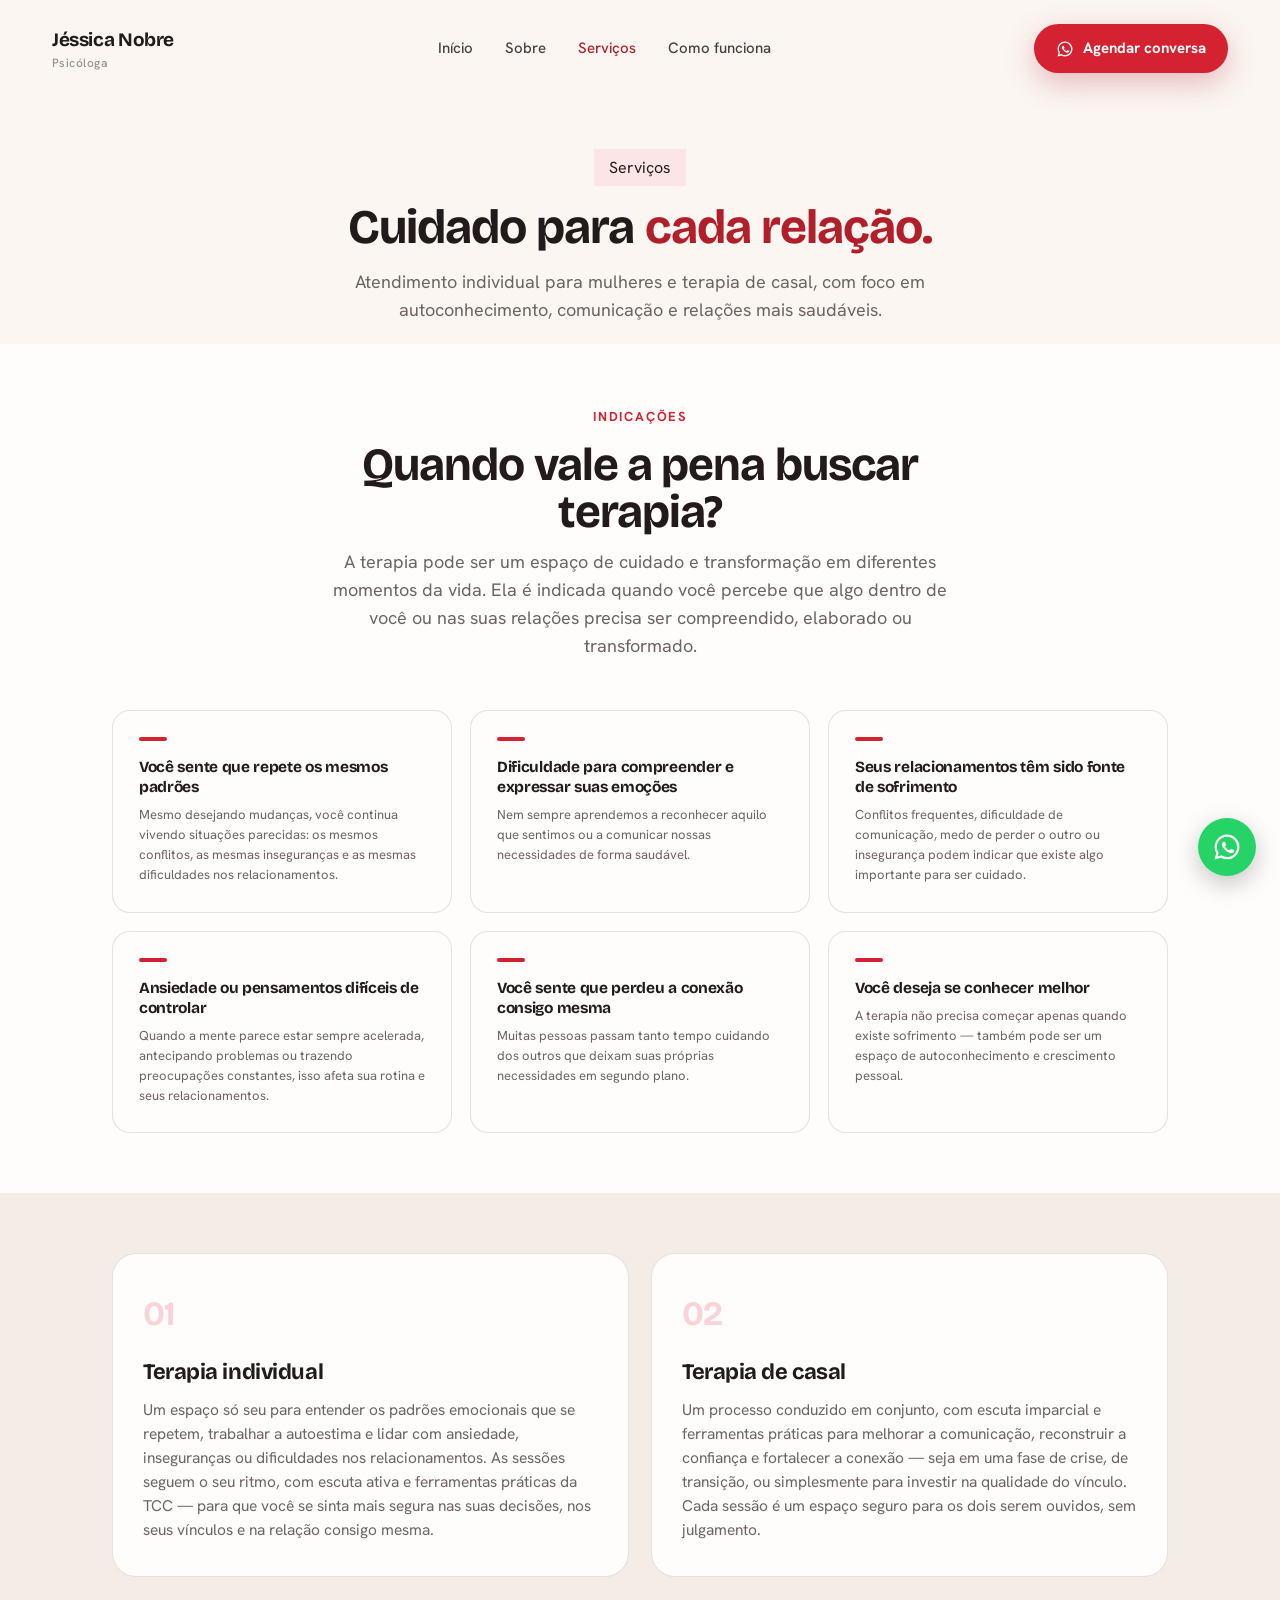
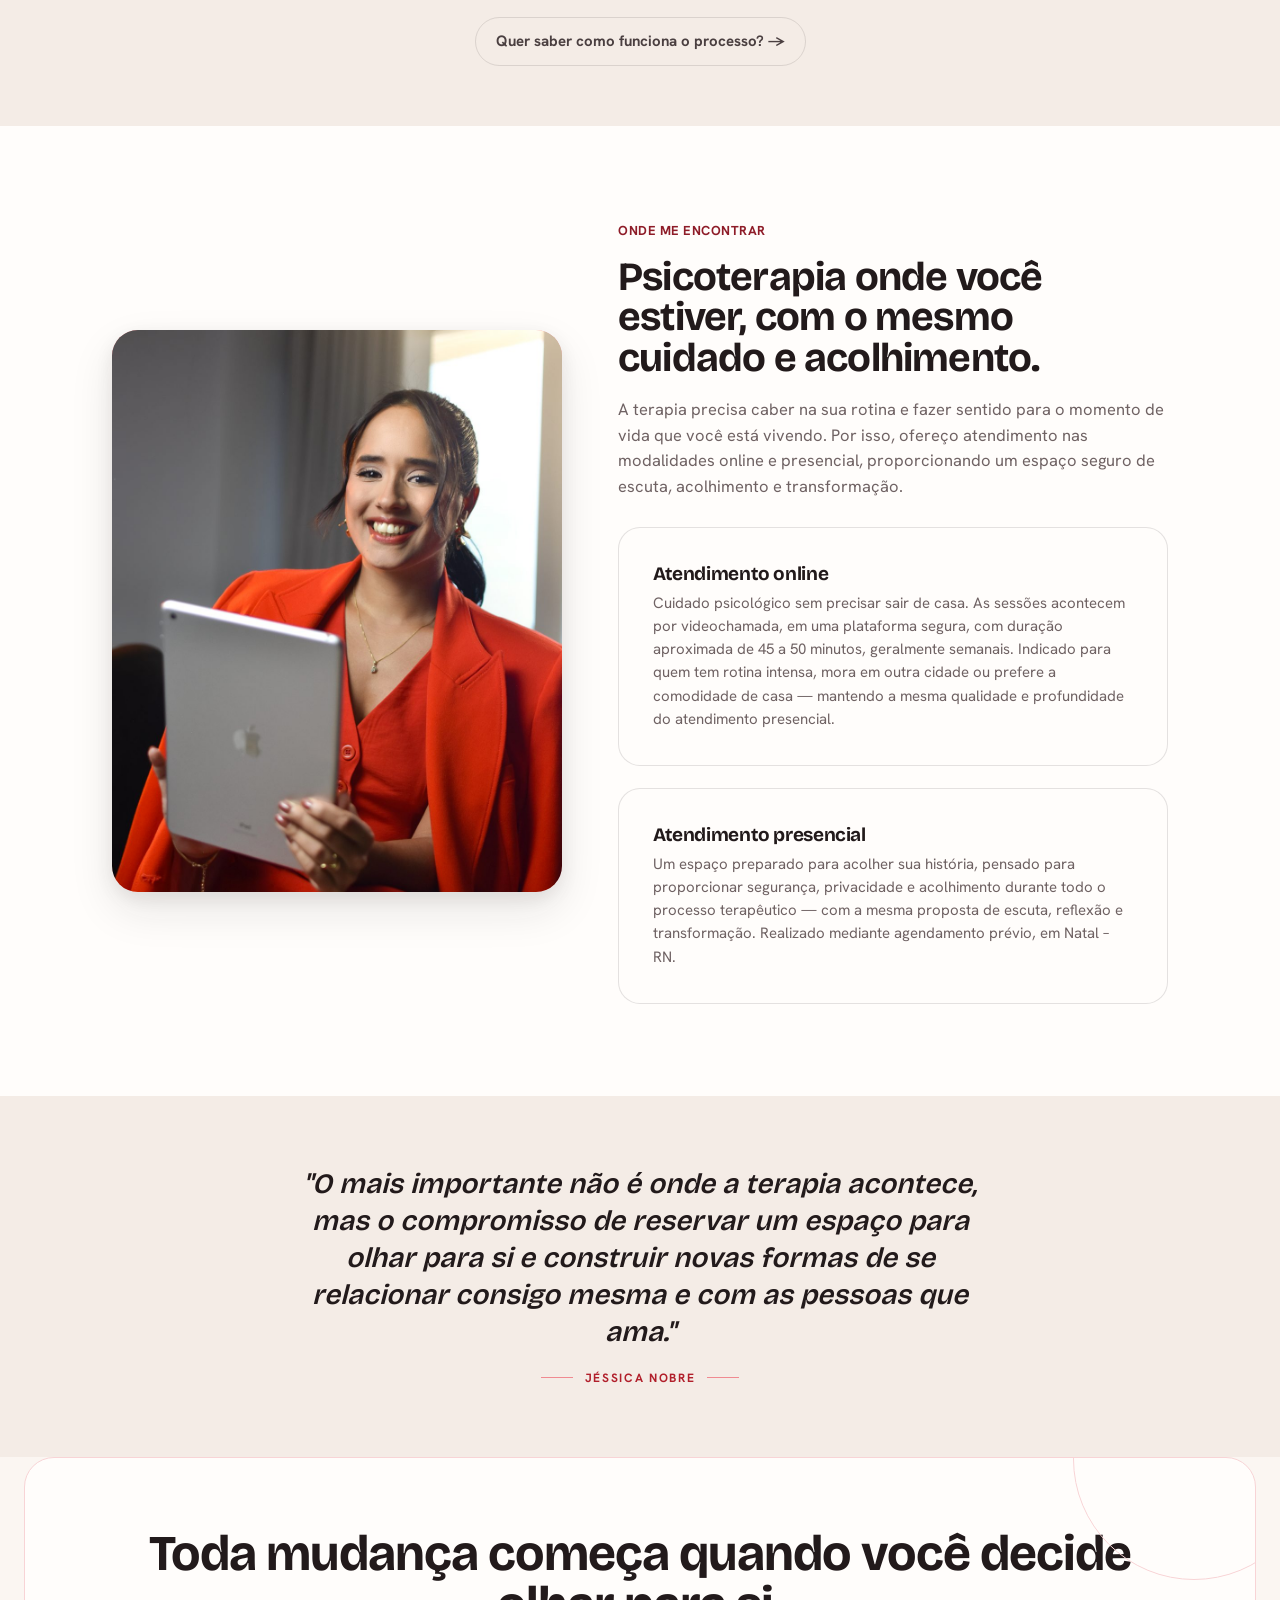
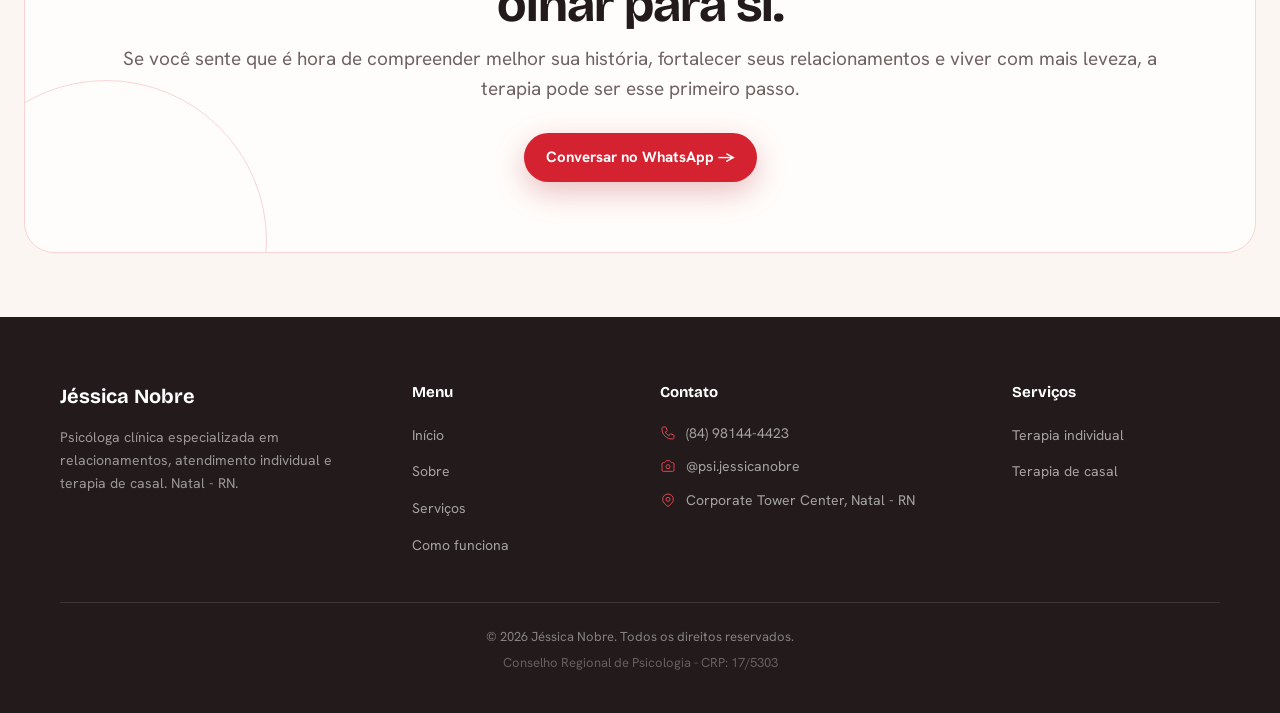
<file: servicos.html>
<!DOCTYPE html>
<html lang="pt-BR">
<head>
<meta charset="utf-8">
<meta name="viewport" content="width=device-width, initial-scale=1">
<title>Serviços — Jéssica Nobre · Psicóloga</title>
<link rel="preconnect" href="https://fonts.googleapis.com">
<link rel="preconnect" href="https://fonts.gstatic.com" crossorigin>
<link href="https://fonts.googleapis.com/css2?family=Bricolage+Grotesque:wght@400;600;700;800&family=Hanken+Grotesk:wght@400;500;600;700&display=swap" rel="stylesheet">
<link rel="stylesheet" href="style.css">
</head>
<body>

<nav class="nav">
  <a href="index.html" class="brand">
    <span class="nm">Jéssica Nobre<span>Psicóloga</span></span>
  </a>

  <button class="navtoggle" aria-label="Abrir menu">
    <span></span><span></span><span></span>
  </button>

  <div class="navmenu">
    <div class="navlinks">
      <a href="index.html">Início</a>
      <a href="sobre.html">Sobre</a>
      <a href="servicos.html" class="active">Serviços</a>
      <a href="como-funciona.html">Como funciona</a>
    </div>
    <a class="btn-wa" href="https://wa.me/5584981444423?text=Ol%C3%A1%2C%20J%C3%A9ssica%21%20Gostaria%20de%20agendar%20uma%20conversa." target="_blank" rel="noopener noreferrer">
      <svg viewBox="0 0 24 24" fill="currentColor" width="18" height="18">
        <path d="M12.04 2C6.58 2 2.13 6.45 2.13 11.91c0 1.75.46 3.45 1.32 4.95L2 22l5.25-1.38a9.9 9.9 0 0 0 4.79 1.22h.01c5.46 0 9.91-4.45 9.91-9.91 0-2.65-1.03-5.14-2.9-7.01A9.82 9.82 0 0 0 12.04 2Zm0 1.82c2.16 0 4.18.84 5.71 2.37a8.02 8.02 0 0 1 2.37 5.72c0 4.46-3.63 8.09-8.1 8.09a8.1 8.1 0 0 1-4.13-1.13l-.3-.18-3.07.81.82-3-.19-.31a8.05 8.05 0 0 1-1.24-4.29c0-4.46 3.63-8.09 8.1-8.09Zm-2.6 3.98c-.16 0-.42.06-.64.3-.22.24-.85.83-.85 2.02 0 1.19.87 2.34.99 2.5.12.16 1.7 2.6 4.12 3.64.58.25 1.03.4 1.38.51.58.18 1.11.16 1.53.1.47-.07 1.43-.58 1.63-1.15.2-.56.2-1.05.14-1.15-.06-.1-.22-.16-.46-.28-.24-.12-1.43-.71-1.65-.79-.22-.08-.38-.12-.54.12-.16.24-.62.79-.76.95-.14.16-.28.18-.52.06-.24-.12-1.02-.38-1.94-1.2-.72-.64-1.2-1.43-1.34-1.67-.14-.24-.01-.37.11-.49.11-.11.24-.28.36-.42.12-.14.16-.24.24-.4.08-.16.04-.3-.02-.42-.06-.12-.54-1.3-.74-1.78-.2-.47-.4-.4-.54-.41h-.46Z"/>
      </svg>
      Agendar conversa
    </a>
  </div>
</nav>

<div class="hero-simple">
  <span class="eyebrow">Serviços</span>
  <h1>Cuidado para <em>cada relação.</em></h1>
  <p>Atendimento individual para mulheres e terapia de casal, com foco em autoconhecimento, comunicação e relações mais saudáveis.</p>
</div>

<section class="sec tight band-white">
  <div class="wrap">
    <div class="sec-head center">
      <span class="eyebrow">Indicações</span>
      <h2>Quando vale a pena buscar terapia?</h2>
      <p>A terapia pode ser um espaço de cuidado e transformação em diferentes momentos da vida. Ela é indicada quando você percebe que algo dentro de você ou nas suas relações precisa ser compreendido, elaborado ou transformado.</p>
    </div>
    <div class="indic-grid">
      <div class="indic">
        <div class="bar"></div>
        <h4>Você sente que repete os mesmos padrões</h4>
        <p>Mesmo desejando mudanças, você continua vivendo situações parecidas: os mesmos conflitos, as mesmas inseguranças e as mesmas dificuldades nos relacionamentos.</p>
      </div>
      <div class="indic">
        <div class="bar"></div>
        <h4>Dificuldade para compreender e expressar suas emoções</h4>
        <p>Nem sempre aprendemos a reconhecer aquilo que sentimos ou a comunicar nossas necessidades de forma saudável.</p>
      </div>
      <div class="indic">
        <div class="bar"></div>
        <h4>Seus relacionamentos têm sido fonte de sofrimento</h4>
        <p>Conflitos frequentes, dificuldade de comunicação, medo de perder o outro ou insegurança podem indicar que existe algo importante para ser cuidado.</p>
      </div>
      <div class="indic">
        <div class="bar"></div>
        <h4>Ansiedade ou pensamentos difíceis de controlar</h4>
        <p>Quando a mente parece estar sempre acelerada, antecipando problemas ou trazendo preocupações constantes, isso afeta sua rotina e seus relacionamentos.</p>
      </div>
      <div class="indic">
        <div class="bar"></div>
        <h4>Você sente que perdeu a conexão consigo mesma</h4>
        <p>Muitas pessoas passam tanto tempo cuidando dos outros que deixam suas próprias necessidades em segundo plano.</p>
      </div>
      <div class="indic">
        <div class="bar"></div>
        <h4>Você deseja se conhecer melhor</h4>
        <p>A terapia não precisa começar apenas quando existe sofrimento — também pode ser um espaço de autoconhecimento e crescimento pessoal.</p>
      </div>
    </div>
  </div>
</section>

<section class="sec tight band-sand">
  <div class="wrap">
    <div class="svc-grid">
      <div class="svc">
        <div class="top"><span class="idx">01</span></div>
        <h3>Terapia individual</h3>
        <p>Um espaço só seu para entender os padrões emocionais que se repetem, trabalhar a autoestima e lidar com ansiedade, inseguranças ou dificuldades nos relacionamentos. As sessões seguem o seu ritmo, com escuta ativa e ferramentas práticas da TCC — para que você se sinta mais segura nas suas decisões, nos seus vínculos e na relação consigo mesma.</p>
      </div>
      <div class="svc">
        <div class="top"><span class="idx">02</span></div>
        <h3>Terapia de casal</h3>
        <p>Um processo conduzido em conjunto, com escuta imparcial e ferramentas práticas para melhorar a comunicação, reconstruir a confiança e fortalecer a conexão — seja em uma fase de crise, de transição, ou simplesmente para investir na qualidade do vínculo. Cada sessão é um espaço seguro para os dois serem ouvidos, sem julgamento.</p>
      </div>
    </div>
    <div style="text-align: center; margin-top: 40px;">
      <a class="ghost" href="como-funciona.html">Quer saber como funciona o processo? →</a>
    </div>
  </div>
</section>

<section class="sec band-white">
  <div class="wrap about-grid">
    <div class="about-photo ph"><img src="img/servicos-foto.jpg" alt="Jéssica Nobre"></div>
    <div class="about">
      <span class="eyebrow">Onde me encontrar</span>
      <h2>Psicoterapia onde você estiver, com o mesmo cuidado e acolhimento.</h2>
      <p>A terapia precisa caber na sua rotina e fazer sentido para o momento de vida que você está vivendo. Por isso, ofereço atendimento nas modalidades online e presencial, proporcionando um espaço seguro de escuta, acolhimento e transformação.</p>
      <div class="loc-grid" style="grid-template-columns: 1fr; margin-top: 28px;">
        <div class="loc">
          <div>
            <h4>Atendimento online</h4>
            <p>Cuidado psicológico sem precisar sair de casa. As sessões acontecem por videochamada, em uma plataforma segura, com duração aproximada de 45 a 50 minutos, geralmente semanais. Indicado para quem tem rotina intensa, mora em outra cidade ou prefere a comodidade de casa — mantendo a mesma qualidade e profundidade do atendimento presencial.</p>
          </div>
        </div>
        <div class="loc">
          <div>
            <h4>Atendimento presencial</h4>
            <p>Um espaço preparado para acolher sua história, pensado para proporcionar segurança, privacidade e acolhimento durante todo o processo terapêutico — com a mesma proposta de escuta, reflexão e transformação. Realizado mediante agendamento prévio, em Natal – RN.</p>
          </div>
        </div>
      </div>
    </div>
  </div>
</section>

<section class="quote-sec">
  <div class="wrap">
    <div class="quote">
      <p>"O mais importante não é onde a terapia acontece, mas o compromisso de reservar um espaço para olhar para si e construir novas formas de se relacionar consigo mesma e com as pessoas que ama."</p>
      <div class="quote-line"><span class="bar"></span><span class="who">Jéssica Nobre</span><span class="bar"></span></div>
    </div>
  </div>
</section>

<section class="cta">
  <h2>Toda mudança começa quando você decide olhar para si.</h2>
  <p>Se você sente que é hora de compreender melhor sua história, fortalecer seus relacionamentos e viver com mais leveza, a terapia pode ser esse primeiro passo.</p>
  <a class="btn-wa" href="https://wa.me/5584981444423?text=Ol%C3%A1%2C%20J%C3%A9ssica%21%20Gostaria%20de%20agendar%20uma%20conversa." target="_blank" rel="noopener noreferrer">Conversar no WhatsApp →</a>
</section>

<footer class="foot">
  <div class="foot-grid">
    <div class="foot-brand">
      <span class="nm">Jéssica Nobre</span>
      <p>Psicóloga clínica especializada em relacionamentos, atendimento individual e terapia de casal. Natal - RN.</p>
    </div>
    <div>
      <h5>Menu</h5>
      <ul>
        <li><a href="index.html">Início</a></li>
        <li><a href="sobre.html">Sobre</a></li>
        <li><a href="servicos.html">Serviços</a></li>
        <li><a href="como-funciona.html">Como funciona</a></li>
      </ul>
    </div>
    <div>
      <h5>Contato</h5>
      <ul class="foot-contact">
        <li>
          <svg viewBox="0 0 24 24" fill="none" stroke="currentColor" stroke-width="1.5"><path d="M3 5a2 2 0 012-2h3.28a1 1 0 01.948.684l1.498 4.493a1 1 0 01-.502 1.21l-2.257 1.13a11.042 11.042 0 005.516 5.516l1.13-2.257a1 1 0 011.21-.502l4.493 1.498a1 1 0 01.684.949V19a2 2 0 01-2 2h-1C9.716 21 3 14.284 3 6V5z"/></svg>
          <a href="https://wa.me/5584981444423?text=Ol%C3%A1%2C%20J%C3%A9ssica%21%20Gostaria%20de%20agendar%20uma%20conversa." target="_blank" rel="noopener noreferrer">(84) 98144-4423</a>
        </li>
        <li>
          <svg viewBox="0 0 24 24" fill="none" stroke="currentColor" stroke-width="1.5"><path d="M3 9a2 2 0 012-2h.93a2 2 0 001.664-.89l.812-1.22A2 2 0 0110.07 4h3.86a2 2 0 011.664.89l.812 1.22A2 2 0 0018.07 7H19a2 2 0 012 2v9a2 2 0 01-2 2H5a2 2 0 01-2-2V9z"/><path d="M15 13a3 3 0 11-6 0 3 3 0 016 0z"/></svg>
          <a href="https://instagram.com/psi.jessicanobre" target="_blank" rel="noopener noreferrer">@psi.jessicanobre</a>
        </li>
        <li>
          <svg viewBox="0 0 24 24" fill="none" stroke="currentColor" stroke-width="1.5"><path d="M17.657 16.657L13.414 20.9a1.998 1.998 0 01-2.827 0l-4.244-4.243a8 8 0 1111.314 0z"/><path d="M15 11a3 3 0 11-6 0 3 3 0 016 0z"/></svg>
          <span>Corporate Tower Center, Natal - RN</span>
        </li>
      </ul>
    </div>
    <div>
      <h5>Serviços</h5>
      <ul>
        <li><a href="servicos.html">Terapia individual</a></li>
        <li><a href="servicos.html">Terapia de casal</a></li>
      </ul>
    </div>
  </div>
  <div class="foot-bottom">
    <p>© 2026 Jéssica Nobre. Todos os direitos reservados.</p>
    <p>Conselho Regional de Psicologia - CRP: 17/5303</p>
  </div>
</footer>

<a class="wa-float" href="https://wa.me/5584981444423?text=Ol%C3%A1%2C%20J%C3%A9ssica%21%20Gostaria%20de%20agendar%20uma%20conversa." target="_blank" rel="noopener noreferrer" aria-label="Falar no WhatsApp">
  <svg viewBox="0 0 24 24" fill="currentColor" width="30" height="30">
    <path d="M12.04 2C6.58 2 2.13 6.45 2.13 11.91c0 1.75.46 3.45 1.32 4.95L2 22l5.25-1.38a9.9 9.9 0 0 0 4.79 1.22h.01c5.46 0 9.91-4.45 9.91-9.91 0-2.65-1.03-5.14-2.9-7.01A9.82 9.82 0 0 0 12.04 2Zm0 1.82c2.16 0 4.18.84 5.71 2.37a8.02 8.02 0 0 1 2.37 5.72c0 4.46-3.63 8.09-8.1 8.09a8.1 8.1 0 0 1-4.13-1.13l-.3-.18-3.07.81.82-3-.19-.31a8.05 8.05 0 0 1-1.24-4.29c0-4.46 3.63-8.09 8.1-8.09Zm-2.6 3.98c-.16 0-.42.06-.64.3-.22.24-.85.83-.85 2.02 0 1.19.87 2.34.99 2.5.12.16 1.7 2.6 4.12 3.64.58.25 1.03.4 1.38.51.58.18 1.11.16 1.53.1.47-.07 1.43-.58 1.63-1.15.2-.56.2-1.05.14-1.15-.06-.1-.22-.16-.46-.28-.24-.12-1.43-.71-1.65-.79-.22-.08-.38-.12-.54.12-.16.24-.62.79-.76.95-.14.16-.28.18-.52.06-.24-.12-1.02-.38-1.94-1.2-.72-.64-1.2-1.43-1.34-1.67-.14-.24-.01-.37.11-.49.11-.11.24-.28.36-.42.12-.14.16-.24.24-.4.08-.16.04-.3-.02-.42-.06-.12-.54-1.3-.74-1.78-.2-.47-.4-.4-.54-.41h-.46Z"/>
  </svg>
</a>

<script src="script.js"></script>
</body>
</html>
</file>
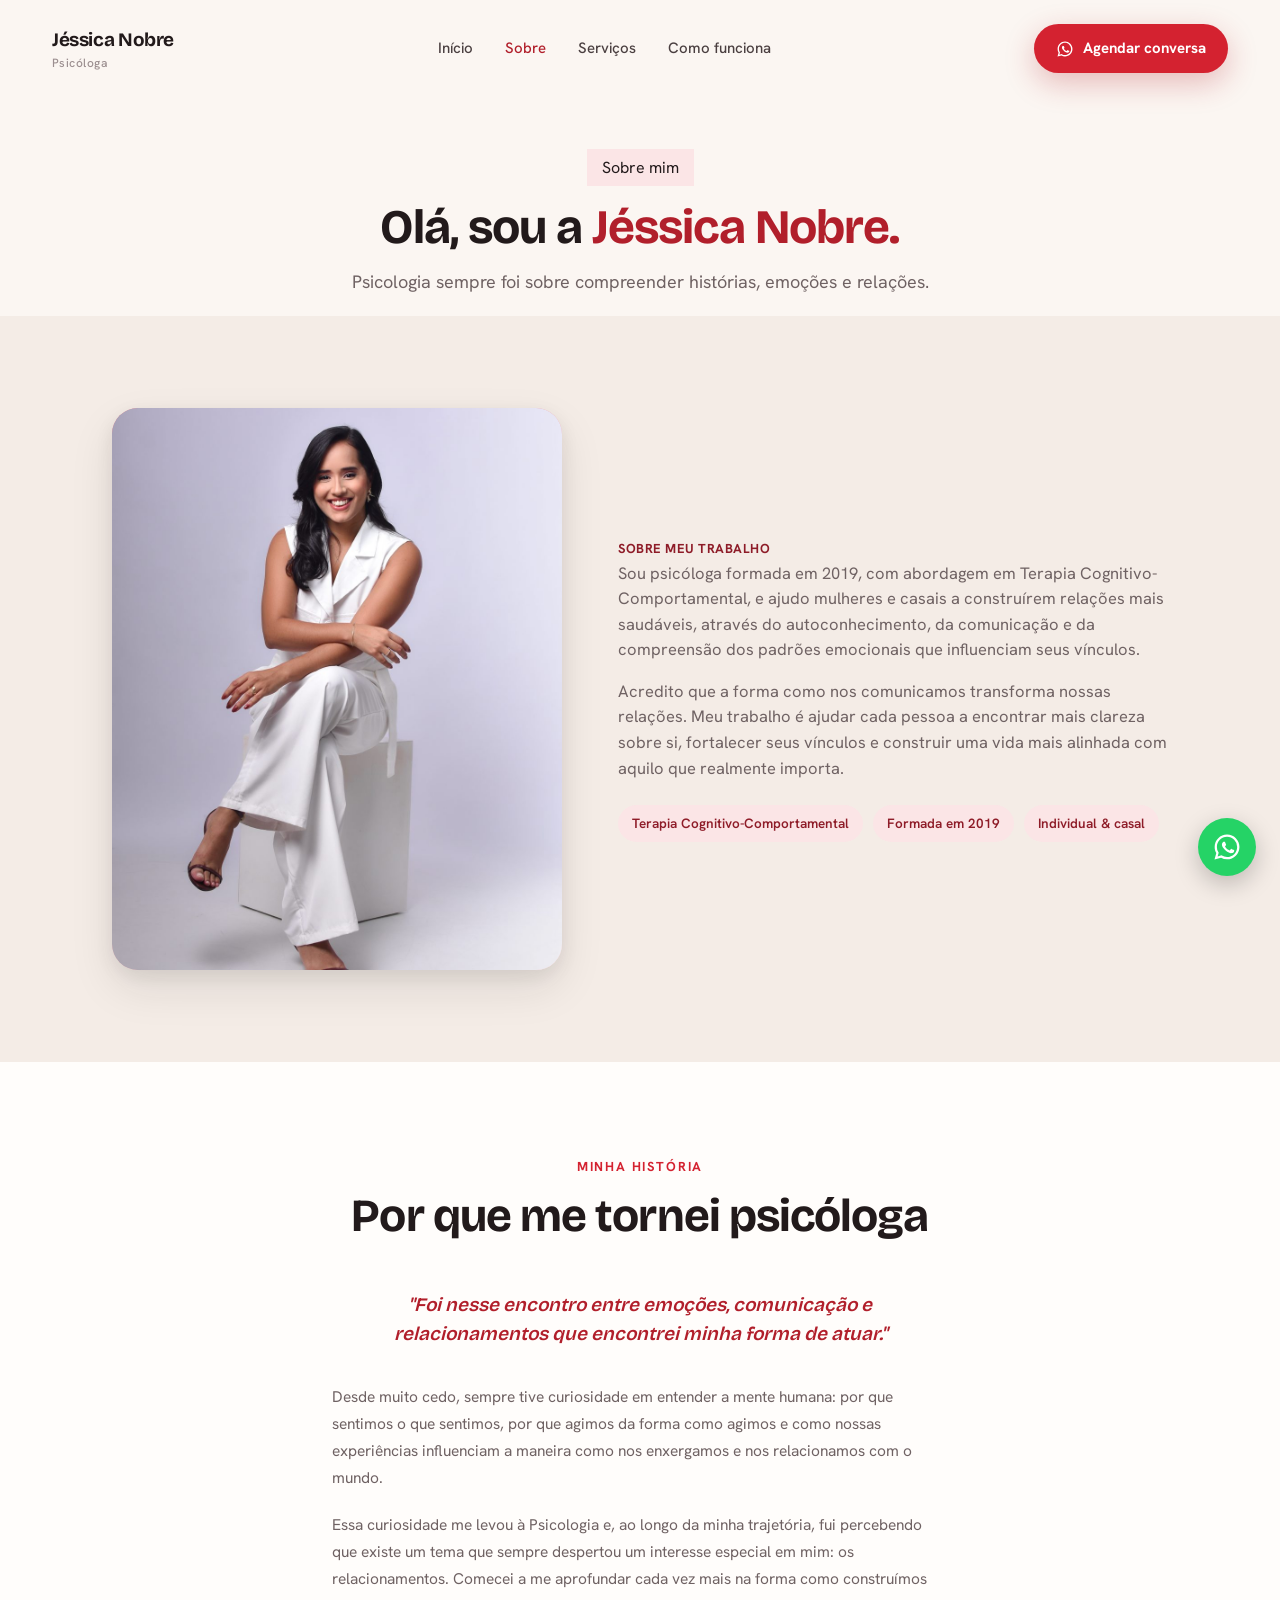
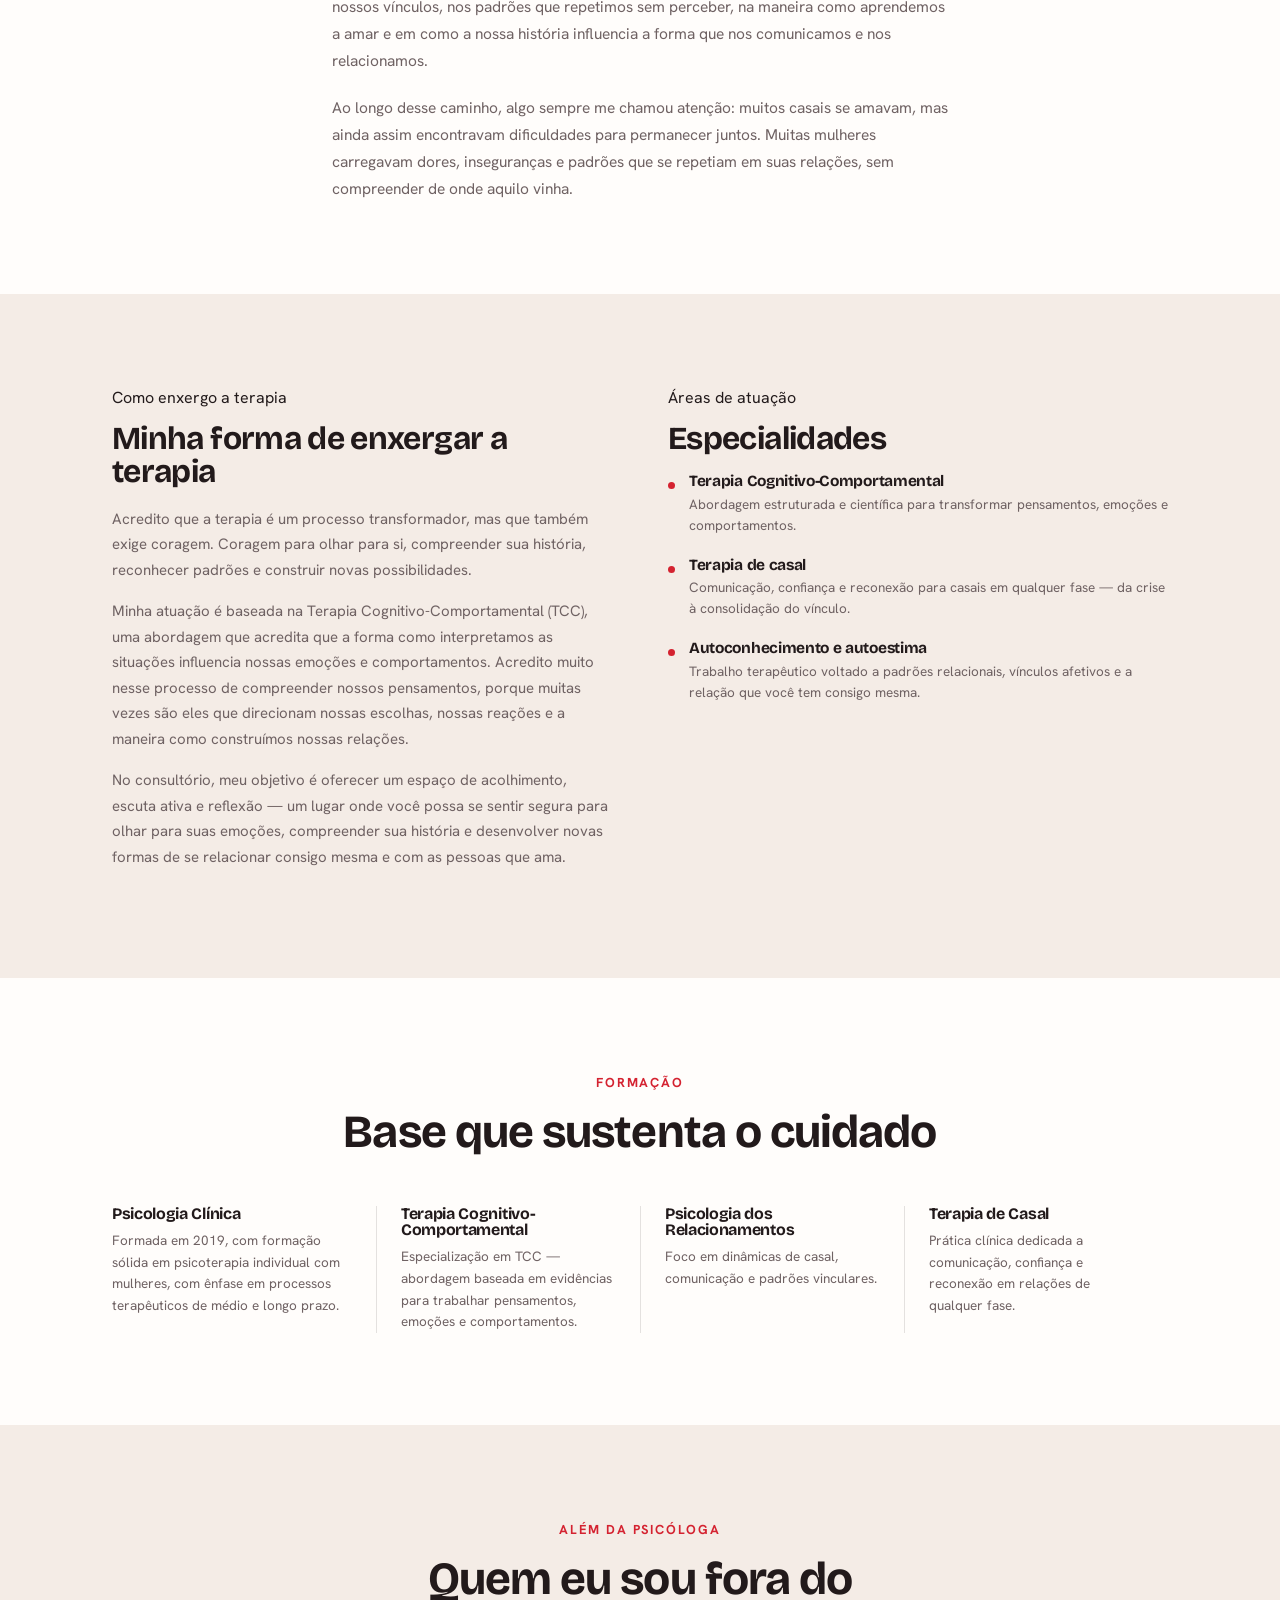
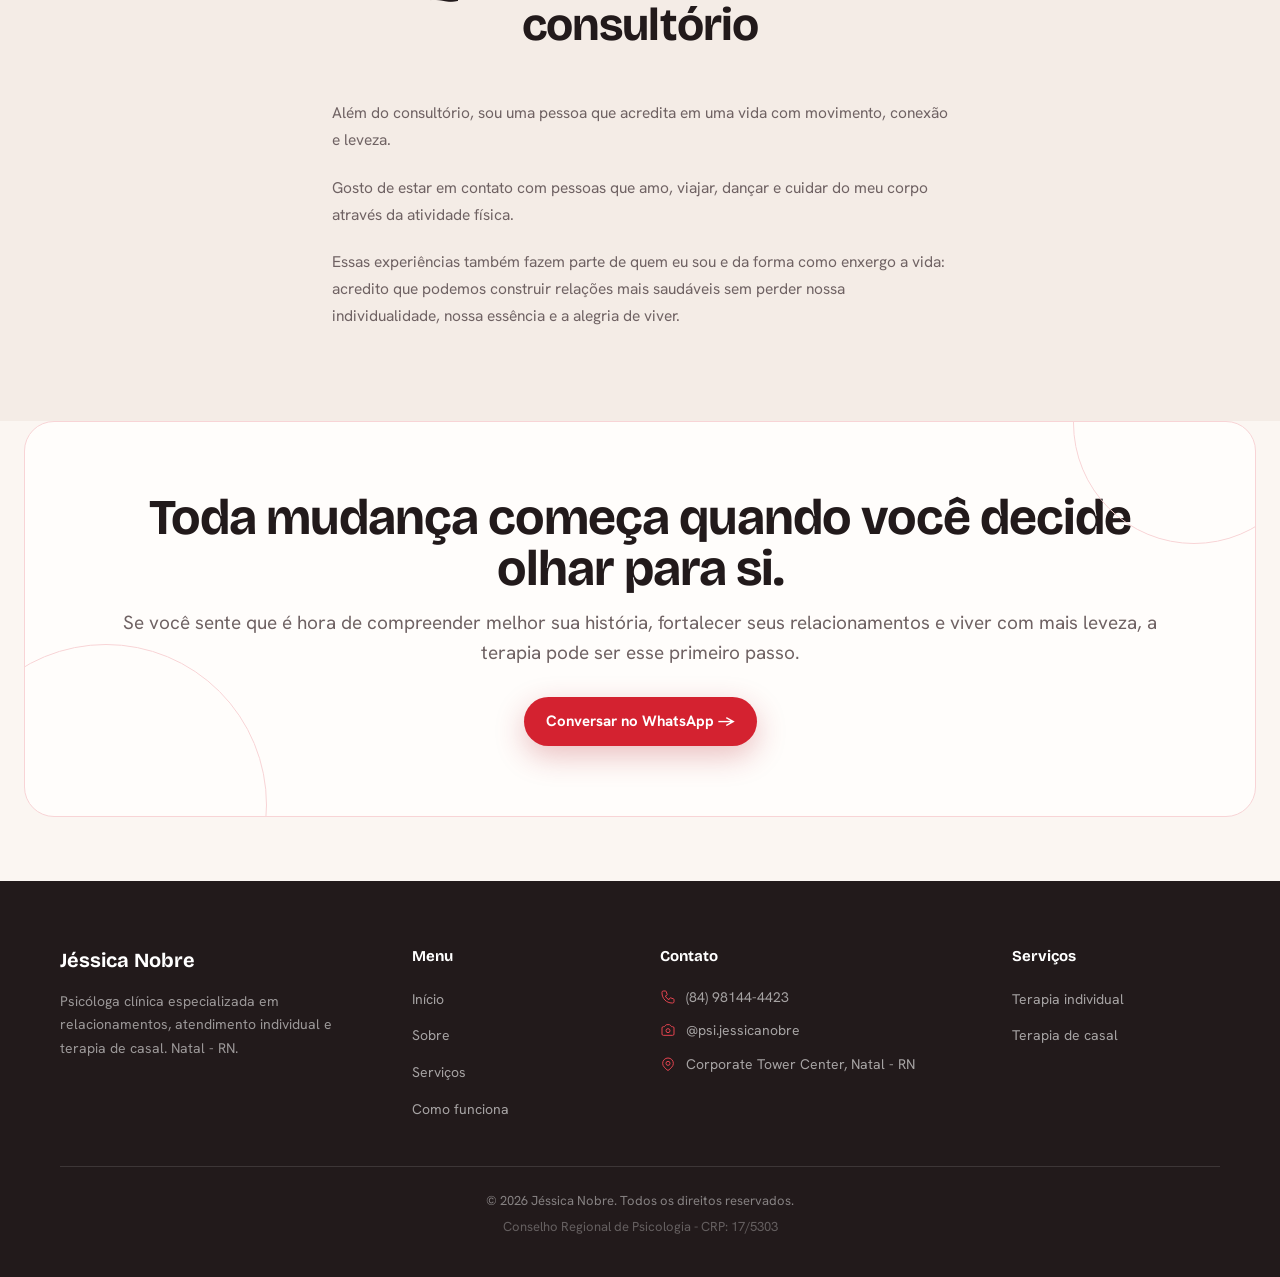
<file: sobre.html>
<!DOCTYPE html>
<html lang="pt-BR">
<head>
<meta charset="utf-8">
<meta name="viewport" content="width=device-width, initial-scale=1">
<title>Sobre — Jéssica Nobre · Psicóloga</title>
<link rel="preconnect" href="https://fonts.googleapis.com">
<link rel="preconnect" href="https://fonts.gstatic.com" crossorigin>
<link href="https://fonts.googleapis.com/css2?family=Bricolage+Grotesque:wght@400;600;700;800&family=Hanken+Grotesk:wght@400;500;600;700&display=swap" rel="stylesheet">
<link rel="stylesheet" href="style.css">
</head>
<body>

<nav class="nav">
  <a href="index.html" class="brand">
    <span class="nm">Jéssica Nobre<span>Psicóloga</span></span>
  </a>

  <button class="navtoggle" aria-label="Abrir menu">
    <span></span><span></span><span></span>
  </button>

  <div class="navmenu">
    <div class="navlinks">
      <a href="index.html">Início</a>
      <a href="sobre.html" class="active">Sobre</a>
      <a href="servicos.html">Serviços</a>
      <a href="como-funciona.html">Como funciona</a>
    </div>
    <a class="btn-wa" href="https://wa.me/5584981444423?text=Ol%C3%A1%2C%20J%C3%A9ssica%21%20Gostaria%20de%20agendar%20uma%20conversa." target="_blank" rel="noopener noreferrer">
      <svg viewBox="0 0 24 24" fill="currentColor" width="18" height="18">
        <path d="M12.04 2C6.58 2 2.13 6.45 2.13 11.91c0 1.75.46 3.45 1.32 4.95L2 22l5.25-1.38a9.9 9.9 0 0 0 4.79 1.22h.01c5.46 0 9.91-4.45 9.91-9.91 0-2.65-1.03-5.14-2.9-7.01A9.82 9.82 0 0 0 12.04 2Zm0 1.82c2.16 0 4.18.84 5.71 2.37a8.02 8.02 0 0 1 2.37 5.72c0 4.46-3.63 8.09-8.1 8.09a8.1 8.1 0 0 1-4.13-1.13l-.3-.18-3.07.81.82-3-.19-.31a8.05 8.05 0 0 1-1.24-4.29c0-4.46 3.63-8.09 8.1-8.09Zm-2.6 3.98c-.16 0-.42.06-.64.3-.22.24-.85.83-.85 2.02 0 1.19.87 2.34.99 2.5.12.16 1.7 2.6 4.12 3.64.58.25 1.03.4 1.38.51.58.18 1.11.16 1.53.1.47-.07 1.43-.58 1.63-1.15.2-.56.2-1.05.14-1.15-.06-.1-.22-.16-.46-.28-.24-.12-1.43-.71-1.65-.79-.22-.08-.38-.12-.54.12-.16.24-.62.79-.76.95-.14.16-.28.18-.52.06-.24-.12-1.02-.38-1.94-1.2-.72-.64-1.2-1.43-1.34-1.67-.14-.24-.01-.37.11-.49.11-.11.24-.28.36-.42.12-.14.16-.24.24-.4.08-.16.04-.3-.02-.42-.06-.12-.54-1.3-.74-1.78-.2-.47-.4-.4-.54-.41h-.46Z"/>
      </svg>
      Agendar conversa
    </a>
  </div>
</nav>

<div class="hero-simple">
  <span class="eyebrow">Sobre mim</span>
  <h1>Olá, sou a <em>Jéssica Nobre.</em></h1>
  <p>Psicologia sempre foi sobre compreender histórias, emoções e relações.</p>
</div>

<section class="sec band-sand">
  <div class="wrap about-grid">
    <div class="about-photo ph"><img src="img/sobre.jpg" alt="Jéssica Nobre"></div>
    <div class="about">
      <span class="eyebrow">Sobre meu trabalho</span>
      <p>Sou psicóloga formada em 2019, com abordagem em Terapia Cognitivo-Comportamental, e ajudo mulheres e casais a construírem relações mais saudáveis, através do autoconhecimento, da comunicação e da compreensão dos padrões emocionais que influenciam seus vínculos.</p>
      <p>Acredito que a forma como nos comunicamos transforma nossas relações. Meu trabalho é ajudar cada pessoa a encontrar mais clareza sobre si, fortalecer seus vínculos e construir uma vida mais alinhada com aquilo que realmente importa.</p>
      <div class="creds">
        <span>Terapia Cognitivo-Comportamental</span>
        <span>Formada em 2019</span>
        <span>Individual &amp; casal</span>
      </div>
    </div>
  </div>
</section>

<section class="sec band-white">
  <div class="wrap historia-wrap">
    <div class="sec-head center">
      <span class="eyebrow">Minha história</span>
      <h2>Por que me tornei psicóloga</h2>
    </div>
    <p class="historia-quote">"Foi nesse encontro entre emoções, comunicação e relacionamentos que encontrei minha forma de atuar."</p>
    <div class="historia-body">
      <p>Desde muito cedo, sempre tive curiosidade em entender a mente humana: por que sentimos o que sentimos, por que agimos da forma como agimos e como nossas experiências influenciam a maneira como nos enxergamos e nos relacionamos com o mundo.</p>
      <p>Essa curiosidade me levou à Psicologia e, ao longo da minha trajetória, fui percebendo que existe um tema que sempre despertou um interesse especial em mim: os relacionamentos. Comecei a me aprofundar cada vez mais na forma como construímos nossos vínculos, nos padrões que repetimos sem perceber, na maneira como aprendemos a amar e em como a nossa história influencia a forma que nos comunicamos e nos relacionamos.</p>
      <p>Ao longo desse caminho, algo sempre me chamou atenção: muitos casais se amavam, mas ainda assim encontravam dificuldades para permanecer juntos. Muitas mulheres carregavam dores, inseguranças e padrões que se repetiam em suas relações, sem compreender de onde aquilo vinha.</p>
    </div>
  </div>
</section>

<section class="sec band-sand">
  <div class="wrap split-grid">
    <div>
      <span class="eyebrow">Como enxergo a terapia</span>
      <h2>Minha forma de enxergar a terapia</h2>
      <p>Acredito que a terapia é um processo transformador, mas que também exige coragem. Coragem para olhar para si, compreender sua história, reconhecer padrões e construir novas possibilidades.</p>
      <p>Minha atuação é baseada na Terapia Cognitivo-Comportamental (TCC), uma abordagem que acredita que a forma como interpretamos as situações influencia nossas emoções e comportamentos. Acredito muito nesse processo de compreender nossos pensamentos, porque muitas vezes são eles que direcionam nossas escolhas, nossas reações e a maneira como construímos nossas relações.</p>
      <p>No consultório, meu objetivo é oferecer um espaço de acolhimento, escuta ativa e reflexão — um lugar onde você possa se sentir segura para olhar para suas emoções, compreender sua história e desenvolver novas formas de se relacionar consigo mesma e com as pessoas que ama.</p>
    </div>
    <div>
      <span class="eyebrow">Áreas de atuação</span>
      <h2>Especialidades</h2>
      <ul class="esp-list">
        <li>
          <span class="dot3"></span>
          <div>
            <h4>Terapia Cognitivo-Comportamental</h4>
            <p>Abordagem estruturada e científica para transformar pensamentos, emoções e comportamentos.</p>
          </div>
        </li>
        <li>
          <span class="dot3"></span>
          <div>
            <h4>Terapia de casal</h4>
            <p>Comunicação, confiança e reconexão para casais em qualquer fase — da crise à consolidação do vínculo.</p>
          </div>
        </li>
        <li>
          <span class="dot3"></span>
          <div>
            <h4>Autoconhecimento e autoestima</h4>
            <p>Trabalho terapêutico voltado a padrões relacionais, vínculos afetivos e a relação que você tem consigo mesma.</p>
          </div>
        </li>
      </ul>
    </div>
  </div>
</section>

<section class="sec band-white">
  <div class="wrap">
    <div class="sec-head center">
      <span class="eyebrow">Formação</span>
      <h2>Base que sustenta o cuidado</h2>
    </div>
    <div class="form-grid">
      <div class="form-item">
        <span class="dot2"></span>
        <h4>Psicologia Clínica</h4>
        <p>Formada em 2019, com formação sólida em psicoterapia individual com mulheres, com ênfase em processos terapêuticos de médio e longo prazo.</p>
      </div>
      <div class="form-item">
        <span class="dot2"></span>
        <h4>Terapia Cognitivo-Comportamental</h4>
        <p>Especialização em TCC — abordagem baseada em evidências para trabalhar pensamentos, emoções e comportamentos.</p>
      </div>
      <div class="form-item">
        <span class="dot2"></span>
        <h4>Psicologia dos Relacionamentos</h4>
        <p>Foco em dinâmicas de casal, comunicação e padrões vinculares.</p>
      </div>
      <div class="form-item">
        <span class="dot2"></span>
        <h4>Terapia de Casal</h4>
        <p>Prática clínica dedicada a comunicação, confiança e reconexão em relações de qualquer fase.</p>
      </div>
    </div>
  </div>
</section>

<section class="sec band-sand">
  <div class="wrap historia-wrap">
    <div class="sec-head center">
      <span class="eyebrow">Além da psicóloga</span>
      <h2>Quem eu sou fora do consultório</h2>
    </div>
    <div class="historia-body">
      <p>Além do consultório, sou uma pessoa que acredita em uma vida com movimento, conexão e leveza.</p>
      <p>Gosto de estar em contato com pessoas que amo, viajar, dançar e cuidar do meu corpo através da atividade física.</p>
      <p>Essas experiências também fazem parte de quem eu sou e da forma como enxergo a vida: acredito que podemos construir relações mais saudáveis sem perder nossa individualidade, nossa essência e a alegria de viver.</p>
    </div>
  </div>
</section>

<section class="cta">
  <h2>Toda mudança começa quando você decide olhar para si.</h2>
  <p>Se você sente que é hora de compreender melhor sua história, fortalecer seus relacionamentos e viver com mais leveza, a terapia pode ser esse primeiro passo.</p>
  <a class="btn-wa" href="https://wa.me/5584981444423?text=Ol%C3%A1%2C%20J%C3%A9ssica%21%20Gostaria%20de%20agendar%20uma%20conversa." target="_blank" rel="noopener noreferrer">Conversar no WhatsApp →</a>
</section>

<footer class="foot">
  <div class="foot-grid">
    <div class="foot-brand">
      <span class="nm">Jéssica Nobre</span>
      <p>Psicóloga clínica especializada em relacionamentos, atendimento individual e terapia de casal. Natal - RN.</p>
    </div>
    <div>
      <h5>Menu</h5>
      <ul>
        <li><a href="index.html">Início</a></li>
        <li><a href="sobre.html">Sobre</a></li>
        <li><a href="servicos.html">Serviços</a></li>
        <li><a href="como-funciona.html">Como funciona</a></li>
      </ul>
    </div>
    <div>
      <h5>Contato</h5>
      <ul class="foot-contact">
        <li>
          <svg viewBox="0 0 24 24" fill="none" stroke="currentColor" stroke-width="1.5"><path d="M3 5a2 2 0 012-2h3.28a1 1 0 01.948.684l1.498 4.493a1 1 0 01-.502 1.21l-2.257 1.13a11.042 11.042 0 005.516 5.516l1.13-2.257a1 1 0 011.21-.502l4.493 1.498a1 1 0 01.684.949V19a2 2 0 01-2 2h-1C9.716 21 3 14.284 3 6V5z"/></svg>
          <a href="https://wa.me/5584981444423?text=Ol%C3%A1%2C%20J%C3%A9ssica%21%20Gostaria%20de%20agendar%20uma%20conversa." target="_blank" rel="noopener noreferrer">(84) 98144-4423</a>
        </li>
        <li>
          <svg viewBox="0 0 24 24" fill="none" stroke="currentColor" stroke-width="1.5"><path d="M3 9a2 2 0 012-2h.93a2 2 0 001.664-.89l.812-1.22A2 2 0 0110.07 4h3.86a2 2 0 011.664.89l.812 1.22A2 2 0 0018.07 7H19a2 2 0 012 2v9a2 2 0 01-2 2H5a2 2 0 01-2-2V9z"/><path d="M15 13a3 3 0 11-6 0 3 3 0 016 0z"/></svg>
          <a href="https://instagram.com/psi.jessicanobre" target="_blank" rel="noopener noreferrer">@psi.jessicanobre</a>
        </li>
        <li>
          <svg viewBox="0 0 24 24" fill="none" stroke="currentColor" stroke-width="1.5"><path d="M17.657 16.657L13.414 20.9a1.998 1.998 0 01-2.827 0l-4.244-4.243a8 8 0 1111.314 0z"/><path d="M15 11a3 3 0 11-6 0 3 3 0 016 0z"/></svg>
          <span>Corporate Tower Center, Natal - RN</span>
        </li>
      </ul>
    </div>
    <div>
      <h5>Serviços</h5>
      <ul>
        <li><a href="servicos.html">Terapia individual</a></li>
        <li><a href="servicos.html">Terapia de casal</a></li>
      </ul>
    </div>
  </div>
  <div class="foot-bottom">
    <p>© 2026 Jéssica Nobre. Todos os direitos reservados.</p>
    <p>Conselho Regional de Psicologia - CRP: 17/5303</p>
  </div>
</footer>

<a class="wa-float" href="https://wa.me/5584981444423?text=Ol%C3%A1%2C%20J%C3%A9ssica%21%20Gostaria%20de%20agendar%20uma%20conversa." target="_blank" rel="noopener noreferrer" aria-label="Falar no WhatsApp">
  <svg viewBox="0 0 24 24" fill="currentColor" width="30" height="30">
    <path d="M12.04 2C6.58 2 2.13 6.45 2.13 11.91c0 1.75.46 3.45 1.32 4.95L2 22l5.25-1.38a9.9 9.9 0 0 0 4.79 1.22h.01c5.46 0 9.91-4.45 9.91-9.91 0-2.65-1.03-5.14-2.9-7.01A9.82 9.82 0 0 0 12.04 2Zm0 1.82c2.16 0 4.18.84 5.71 2.37a8.02 8.02 0 0 1 2.37 5.72c0 4.46-3.63 8.09-8.1 8.09a8.1 8.1 0 0 1-4.13-1.13l-.3-.18-3.07.81.82-3-.19-.31a8.05 8.05 0 0 1-1.24-4.29c0-4.46 3.63-8.09 8.1-8.09Zm-2.6 3.98c-.16 0-.42.06-.64.3-.22.24-.85.83-.85 2.02 0 1.19.87 2.34.99 2.5.12.16 1.7 2.6 4.12 3.64.58.25 1.03.4 1.38.51.58.18 1.11.16 1.53.1.47-.07 1.43-.58 1.63-1.15.2-.56.2-1.05.14-1.15-.06-.1-.22-.16-.46-.28-.24-.12-1.43-.71-1.65-.79-.22-.08-.38-.12-.54.12-.16.24-.62.79-.76.95-.14.16-.28.18-.52.06-.24-.12-1.02-.38-1.94-1.2-.72-.64-1.2-1.43-1.34-1.67-.14-.24-.01-.37.11-.49.11-.11.24-.28.36-.42.12-.14.16-.24.24-.4.08-.16.04-.3-.02-.42-.06-.12-.54-1.3-.74-1.78-.2-.47-.4-.4-.54-.41h-.46Z"/>
  </svg>
</a>

<script src="script.js"></script>
</body>
</html>
</file>
<file: style.css>
/* ============================================================
   Jéssica Nobre — Psicóloga · Casal & Família
   Direção Afirmativo (bold, vermelho dominante, geométrico)
   Display: Bricolage Grotesque · Body: Hanken Grotesk
   ============================================================ */

:root {
  /* vermelhos */
  --red-800: #6E1620;
  --red-700: #8E1C28;
  --red-600: #B11F2B;
  --red-500: #D42230;
  --red-400: #E4434F;
  --red-300: #F08A91;
  --red-150: #F8D4D6;
  --red-100: #FBE5E6;
  --red-50:  #FDF1F1;

  /* neutros quentes */
  --ink:    #221A1B;
  --ink-2:  #4A3F40;
  --muted:  #6F6263;
  --faint:  #9C8F90;
  --cream:  #FBF6F2;
  --paper:  #FFFDFB;
  --sand:   #F4ECE6;
  --line:   rgba(34,26,27,0.12);

  --shadow-sm: 0 1px 2px rgba(34,26,27,.05), 0 3px 10px rgba(34,26,27,.05);
  --shadow-md: 0 6px 18px rgba(34,26,27,.08), 0 18px 44px rgba(34,26,27,.10);
  --shadow-red: 0 10px 30px rgba(180,31,43,.28);
}

* { box-sizing: border-box; }

html, body {
  margin: 0;
  min-height: 100%;
  background: var(--cream);
}

body {
  color: var(--ink);
  padding-top: 92px;
  font-family: "Hanken Grotesk", system-ui, sans-serif;
  -webkit-font-smoothing: antialiased;
  text-rendering: optimizeLegibility;
  font-size: 16px;
  line-height: 1.55;
}

img { display: block; max-width: 100%; }
.btn-wa, .ghost, .navlinks a { white-space: nowrap; }
a { text-decoration: none; }

h1, h2, h3, h4, .display {
  font-family: "Bricolage Grotesque", system-ui, sans-serif; font-weight: 700;
  letter-spacing: -.02em; line-height: 1.02;
}

/* placeholder de foto base */
.ph { position: relative; overflow: hidden; background: linear-gradient(150deg, var(--red-300), var(--red-150)); }
.ph .ph-tag {
  position: absolute; left: 16px; bottom: 16px; z-index: 2;
  font-size: 11.5px; letter-spacing: .08em; font-weight: 700; text-transform: uppercase;
  background: rgba(255,255,255,.82); color: var(--red-600);
  padding: 6px 11px; border-radius: 99px; backdrop-filter: blur(4px);
}
.ph img { width: 100%; height: 100%; object-fit: cover; object-position: top; display: block; }

/* NAV */
.nav {
  display: flex; align-items: center; justify-content: space-between;
  padding: 24px 52px;
  position: fixed; top: 0; left: 0; right: 0; z-index: 1000;
  background: transparent;
}
.brand { display: flex; align-items: center; gap: 12px; text-decoration: none; }
.brand .dot { width: 34px; height: 34px; border-radius: 11px; background: var(--red-500);
  display: flex; align-items: center; justify-content: center; color: #fff; box-shadow: var(--shadow-red); flex: 0 0 auto; }
.brand .dot svg { width: 19px; height: 19px; }
.brand .nm { font-family: "Bricolage Grotesque"; font-weight: 700; font-size: 19px; letter-spacing: -.02em; color: var(--ink); }
.brand .nm span { display: block; font-family: "Hanken Grotesk"; font-weight: 500; font-size: 12px; color: var(--faint); letter-spacing: .04em; }
.navmenu { display: contents; }
.navlinks { display: flex; gap: 32px; }
.navlinks a { font-size: 15px; font-weight: 500; color: var(--ink-2); }
.navlinks a:hover, .navlinks a.active { color: var(--red-600); }
.btn-wa {
  display: inline-flex; align-items: center; gap: 9px; background: var(--red-500); color: #fff;
  font-weight: 700; font-size: 15px; padding: 13px 22px; border-radius: 99px; box-shadow: var(--shadow-red);
  transition: transform .15s, background .15s; border: none; cursor: pointer;
}
.btn-wa:hover { background: var(--red-600); transform: translateY(-1px); }
.btn-wa svg { width: 18px; height: 18px; }
.btn-wa.lg { padding: 18px 32px; font-size: 17px; gap: 11px; }
.btn-wa.lg svg { width: 21px; height: 21px; }

.sec.push-down { padding-top: 150px; }

.navtoggle { display: none; background: none; border: none; cursor: pointer; padding: 6px; }
.navtoggle span { display: block; width: 24px; height: 2px; background: var(--ink); margin: 5px 0; border-radius: 2px; }

/* HERO */
.hero { padding: 28px 0 0; }
.hero-inner {
  margin: 0; background: var(--paper); color: var(--ink); border-radius: 34px; overflow: hidden;
  display: grid; grid-template-columns: 1.08fr .92fr; box-shadow: var(--shadow-md); position: relative;
  border: 1px solid var(--line);
  min-height: calc(100vh - 296px);
}
.hero-l { align-self: center; }
.hero-inner::before {
  content:""; position:absolute; width: 460px; height: 460px; border-radius: 50%;
  border: 1px solid var(--red-150); top: -160px; left: 38%;
}
.hero-l { padding: 66px 56px 56px; position: relative; z-index: 1; }
.hero .eyebrow, .sec-head .eyebrow, .about .eyebrow {
  display: inline-flex; align-items: center; gap: 8px; font-size: 13px; font-weight: 700; letter-spacing: .04em;
  text-transform: uppercase; background: var(--red-100); color: var(--red-700); padding: 8px 15px; border-radius: 99px;
  white-space: nowrap;
}
.sec-head .eyebrow, .about .eyebrow { background: none; padding: 0; }
.hero h1 { font-size: 40px; margin: 26px 0 22px; text-wrap: balance; }
.hero h1 em { font-style: normal; color: var(--red-600); }
.hero p { font-size: 19px; color: var(--muted); max-width: 28em; margin: 0 0 34px; }
.hero-cta { display: flex; align-items: center; gap: 16px; flex-wrap: wrap; }
.hero .btn-wa { background: var(--red-500); color: #fff; box-shadow: var(--shadow-red); }
.hero .btn-wa:hover { background: var(--red-600); }
.ghost { display: inline-flex; align-items: center; gap: 8px; font-weight: 700; font-size: 15px;
  color: var(--ink-2); border: 1.5px solid var(--line); padding: 12px 20px; border-radius: 99px; }
.ghost:hover { border-color: var(--ink); color: var(--ink); }
.ghost svg { width: 16px; height: 16px; }
.hero-photo { background: linear-gradient(160deg, var(--red-400), var(--red-700)); }
.hero-inner .hero-photo { position: absolute; grid-column: 2; grid-row: 1; inset: 0; }
.hero-photo .ph-tag { background: rgba(255,255,255,.9); }

/* Hero pequeno (páginas internas) */
.hero-simple { padding: 64px 52px 20px; max-width: 760px; margin: 0 auto; text-align: center; }
.hero-simple .eyebrow { background: var(--red-100); padding: 8px 15px; }
.hero-simple h1 { font-size: 48px; margin: 22px 0 16px; }
.hero-simple h1 em { font-style: normal; color: var(--red-600); }
.hero-simple p { font-size: 18px; color: var(--muted); margin: 0 auto; max-width: 34em; }

.stats { display: grid; grid-template-columns: repeat(3, 1fr); gap: 18px; margin: 22px 0 0; }
.stat { background: var(--paper); border: 1px solid var(--line); border-radius: 20px; padding: 24px 28px; }
.stat b { font-family: "Bricolage Grotesque"; font-size: 32px; font-weight: 700; color: var(--red-600); display: block; letter-spacing: -.02em; }
.stat span { font-size: 14.5px; color: var(--muted); }

.sec { padding: 92px 0; }
.sec.tight { padding: 60px 0; }
.wrap { max-width: 1160px; margin: 0 auto; padding: 0 52px; }
.sec-head { max-width: 640px; margin-bottom: 50px; }
.sec-head.center { max-width: 640px; margin-left: auto; margin-right: auto; text-align: center; }
.sec-head .eyebrow { font-size: 13px; font-weight: 700; letter-spacing: .14em; text-transform: uppercase; color: var(--red-500); }
.sec-head h2 { font-size: 46px; margin: 14px 0 12px; }
.sec-head p { font-size: 18px; color: var(--muted); margin: 0; }

.svc-grid { display: grid; grid-template-columns: repeat(2, 1fr); gap: 22px; }
.svc { background: var(--paper); border: 1px solid var(--line); border-radius: 24px; padding: 34px 30px;
  display: flex; flex-direction: column; gap: 14px; transition: transform .15s, box-shadow .15s; }
.svc:hover { transform: translateY(-4px); box-shadow: var(--shadow-md); }
.svc .top { display: flex; align-items: center; justify-content: space-between; }
.svc .idx { font-family: "Bricolage Grotesque"; font-size: 34px; font-weight: 700; color: var(--red-150); letter-spacing: -.02em; }
.svc h3 { font-size: 22px; margin: 6px 0 0; }
.svc p { font-size: 15.5px; color: var(--muted); margin: 0; flex: 1; }
.svc .more { font-size: 14.5px; font-weight: 700; color: var(--red-600); display: inline-flex; align-items: center; gap: 6px; }
.svc .more svg { width: 15px; height: 15px; }

.sec.dark { background: var(--sand); color: var(--ink); }
.sec.dark .sec-head h2 { color: var(--ink); }
.sec.dark .sec-head .eyebrow { color: var(--red-600); }
.steps { display: grid; grid-template-columns: repeat(4, 1fr); gap: 26px; }
.step .n { width: 46px; height: 46px; border-radius: 14px; background: var(--red-500);
  display: flex; align-items: center; justify-content: center; font-family: "Bricolage Grotesque"; font-weight: 700; font-size: 20px; color: #fff; box-shadow: var(--shadow-red); }
.step h4 { font-size: 19px; margin: 18px 0 8px; }
.step p { font-size: 14.5px; color: var(--muted); margin: 0; }

.about-grid { display: grid; grid-template-columns: .9fr 1.1fr; gap: 56px; align-items: center; }
.about-photo { aspect-ratio: 4/5; border-radius: 26px; box-shadow: var(--shadow-md); }
.about h2 { font-size: 40px; margin: 14px 0 18px; }
.about p { font-size: 16.5px; color: var(--muted); margin: 0 0 16px; }
.about p strong { color: var(--ink); font-weight: 700; }
.creds { display: flex; flex-wrap: wrap; gap: 10px; margin-top: 24px; }
.creds + .ghost { margin-top: 20px; }
.creds span { font-size: 13.5px; font-weight: 600; color: var(--red-700); background: var(--red-100); padding: 8px 14px; border-radius: 99px; }

.loc-grid { display: grid; grid-template-columns: 1fr 1fr; gap: 22px; }
.loc { background: var(--paper); border: 1px solid var(--line); border-radius: 22px; padding: 34px; display: flex; gap: 18px; }
.loc .ic { flex: 0 0 auto; width: 52px; height: 52px; border-radius: 15px; background: var(--red-100); color: var(--red-600); display: flex; align-items: center; justify-content: center; }
.loc .ic svg { width: 25px; height: 25px; }
.loc h4 { font-size: 19px; margin: 2px 0 8px; }
.loc p { font-size: 15px; color: var(--muted); margin: 0; }

.cta { margin: 0 24px 64px; background: var(--paper); color: var(--ink); border-radius: 30px; padding: 70px; text-align: center; position: relative; overflow: hidden; border: 1.5px solid var(--red-150); }
.cta::before { content:""; position:absolute; width: 320px; height: 320px; border-radius: 50%; border: 1px solid var(--red-150); bottom: -150px; left: -80px; }
.cta::after { content:""; position:absolute; width: 240px; height: 240px; border-radius: 50%; border: 1px solid var(--red-150); top: -120px; right: -60px; }
.cta h2 { font-size: 50px; margin: 0 0 14px; position: relative; color: var(--ink); }
.cta p { font-size: 19px; color: var(--muted); margin: 0 0 30px; position: relative; }
.cta .btn-wa { background: var(--red-500); color: #fff; position: relative; box-shadow: var(--shadow-red); }

/* FOOTER */
.foot { background: var(--ink); color: rgba(255,255,255,.6); padding: 64px 52px 40px; }
.foot-grid {
  max-width: 1160px; margin: 0 auto; display: grid; grid-template-columns: 1.5fr 1fr 1.5fr 1fr; gap: 40px;
  padding-bottom: 44px; border-bottom: 1px solid rgba(255,255,255,.12);
}
.foot-brand .nm { font-family: "Bricolage Grotesque"; font-weight: 700; font-size: 20px; color: #fff; display: block; margin-bottom: 14px; }
.foot-brand p { font-size: 14px; line-height: 1.65; color: rgba(255,255,255,.55); margin: 0; }
.foot h5 { font-family: "Bricolage Grotesque"; font-size: 15px; color: #fff; font-weight: 700; margin: 0 0 18px; }
.foot ul { list-style: none; margin: 0; padding: 0; display: flex; flex-direction: column; gap: 12px; }
.foot ul a { font-size: 14px; color: rgba(255,255,255,.6); transition: color .15s; }
.foot ul a:hover { color: #fff; }
.foot-contact li { display: flex; align-items: flex-start; gap: 10px; font-size: 14px; color: rgba(255,255,255,.6); }
.foot-contact li a { color: inherit; }
.foot-contact li a:hover { color: #fff; }
.foot-contact svg { width: 16px; height: 16px; flex: 0 0 auto; margin-top: 2px; color: var(--red-400); }
.foot-bottom { max-width: 1160px; margin: 0 auto; padding-top: 24px; text-align: center; }
.foot-bottom p { font-size: 13px; color: rgba(255,255,255,.45); margin: 0 0 6px; }
.foot-bottom p:last-child { margin: 0; color: rgba(255,255,255,.3); }

/* WHATSAPP FLUTUANTE */
.wa-float {
  position: fixed; bottom: 24px; right: 24px; z-index: 999;
  width: 58px; height: 58px; border-radius: 50%;
  background: #25D366; color: #fff;
  display: flex; align-items: center; justify-content: center;
  box-shadow: 0 8px 24px rgba(0,0,0,.22);
  transition: transform .15s, box-shadow .15s;
}
.wa-float:hover { transform: scale(1.08); box-shadow: 0 10px 28px rgba(0,0,0,.28); }
.wa-float svg { width: 30px; height: 30px; }

/* Bandas de contraste entre seções */
.band-sand { background: var(--sand); }
.fade-sand-top { background: linear-gradient(to bottom, var(--paper) 0, var(--sand) 180px); }
.band-white { background: var(--paper); }

/* CITAÇÃO */
.quote-sec { padding: 70px 0; background: var(--sand); }
.quote { max-width: 720px; margin: 0 auto; text-align: center; }
.quote p { font-family: "Bricolage Grotesque"; font-weight: 600; font-style: italic; font-size: 28px; color: var(--ink); line-height: 1.32; margin: 0 0 18px; }
.quote-line { display: flex; align-items: center; justify-content: center; gap: 12px; }
.quote-line .bar { width: 32px; height: 1px; background: var(--red-300); }
.quote-line .who { font-size: 12px; font-weight: 700; letter-spacing: .14em; text-transform: uppercase; color: var(--red-600); }

/* O QUE VOCÊ PODE ESPERAR */
.expect-grid { display: grid; grid-template-columns: .8fr 1.2fr; gap: 56px; align-items: start; }
.expect-grid .intro h2 { font-size: 32px; margin: 12px 0 14px; }
.expect-grid .intro p { font-size: 15px; color: var(--muted); line-height: 1.7; margin: 0; }
.expect-list { display: flex; flex-direction: column; }
.expect-item { display: grid; grid-template-columns: 44px 1fr; gap: 18px; padding: 22px 0; border-bottom: 1px solid var(--line); }
.expect-item:first-child { padding-top: 0; }
.expect-item:last-child { border-bottom: none; padding-bottom: 0; }
.expect-item .num { font-family: "Bricolage Grotesque"; font-weight: 700; font-size: 20px; color: var(--red-150); letter-spacing: -.02em; }
.expect-item h4 { font-size: 16px; margin: 0 0 6px; }
.expect-item p { font-size: 14px; color: var(--muted); margin: 0; line-height: 1.6; }

/* EXPERIÊNCIA / ESPECIALIDADES */
.split-grid { display: grid; grid-template-columns: 1fr 1fr; gap: 56px; align-items: start; }
.split-grid h2 { font-size: 32px; margin: 12px 0 18px; }
.split-grid > div > p { font-size: 15px; color: var(--muted); line-height: 1.7; margin: 0 0 16px; }
.esp-list { list-style: none; margin: 0; padding: 0; display: flex; flex-direction: column; gap: 22px; }
.esp-list li { display: flex; gap: 14px; align-items: flex-start; }
.esp-list .dot3 { width: 7px; height: 7px; border-radius: 50%; background: var(--red-500); margin-top: 8px; flex: 0 0 auto; }
.esp-list h4 { font-size: 15.5px; margin: 0 0 4px; }
.esp-list p { font-size: 13.5px; color: var(--muted); margin: 0; line-height: 1.55; }

/* MINHA HISTÓRIA */
.historia-wrap { max-width: 720px; margin: 0 auto; }
.historia-quote { text-align: center; font-family: "Bricolage Grotesque"; font-style: italic; font-weight: 600; font-size: 19px; color: var(--red-600); margin: 0 0 34px; }
.historia-body { max-width: 620px; margin: 0 auto; }
.historia-body p { font-size: 15.5px; color: var(--muted); line-height: 1.75; margin: 0 0 20px; }
.historia-body p:last-child { margin: 0; }

/* PILARES (o que guia minha prática) */
.pilar-grid { display: grid; grid-template-columns: repeat(3, 1fr); gap: 22px; }
.pilar { background: var(--red-50); border-radius: 20px; padding: 32px 28px; }
.pilar .num { font-family: "Bricolage Grotesque"; font-size: 30px; font-weight: 700; color: var(--red-150); display: block; margin-bottom: 14px; letter-spacing: -.02em; }
.pilar h4 { font-size: 17px; margin: 0 0 10px; }
.pilar p { font-size: 14px; color: var(--muted); margin: 0; line-height: 1.65; }

/* FORMAÇÃO */
.form-grid { display: grid; grid-template-columns: repeat(4, 1fr); gap: 0; }
.form-item { padding: 0 24px; border-left: 1px solid var(--line); }
.form-item:first-child { padding-left: 0; border-left: none; }
.form-item .dot2 { width: 6px; height: 6px; border-radius: 50%; background: var(--red-500); margin-bottom: 16px; }
.form-item h4 { font-size: 16px; margin: 0 0 8px; }
.form-item p { font-size: 13.5px; color: var(--muted); line-height: 1.6; margin: 0; }

/* DEPOIMENTOS */
.testi-grid { display: grid; grid-template-columns: repeat(3, 1fr); gap: 22px; }
.testi { background: var(--paper); border: 1px solid var(--line); border-radius: 22px; padding: 28px 26px; display: flex; flex-direction: column; gap: 14px; }
.testi .stars { display: flex; gap: 3px; color: var(--red-500); }
.testi .stars svg { width: 15px; height: 15px; }
.testi .who { display: flex; align-items: center; gap: 10px; }
.testi .avatar { width: 38px; height: 38px; border-radius: 50%; background: var(--red-100); color: var(--red-600); display: flex; align-items: center; justify-content: center; font-weight: 700; font-size: 13px; flex: 0 0 auto; }
.testi .who small { color: var(--faint); font-size: 12.5px; }
.testi p.txt { font-size: 14.5px; color: var(--muted); margin: 0; font-style: italic; flex: 1; }
.testi .tag { font-size: 11px; font-weight: 700; letter-spacing: .06em; text-transform: uppercase; color: var(--red-600); background: var(--red-100); padding: 5px 10px; border-radius: 99px; align-self: flex-start; }

/* INDICAÇÕES */
.indic-grid { display: grid; grid-template-columns: repeat(3, 1fr); gap: 18px; }
.indic { background: var(--paper); border: 1px solid var(--line); border-radius: 18px; padding: 26px; }
.indic .bar { width: 28px; height: 4px; background: var(--red-500); border-radius: 99px; margin-bottom: 16px; }
.indic h4 { font-size: 15.5px; margin: 0 0 8px; line-height: 1.3; }
.indic p { font-size: 13px; color: var(--muted); margin: 0; line-height: 1.55; }

/* FAQ */
.faq-list { max-width: 780px; margin: 0 auto; background: var(--paper); border-radius: 22px; padding: 6px 30px; border: 1px solid var(--line); }
.faq-item { border-bottom: 1px solid var(--line); }
.faq-item:last-child { border-bottom: none; }
.faq-q { width: 100%; display: flex; align-items: center; justify-content: space-between; gap: 16px; background: none; border: none; text-align: left; padding: 20px 0; cursor: pointer; font-family: "Hanken Grotesk"; font-weight: 700; font-size: 15.5px; color: var(--ink); }
.faq-q .plus { flex: 0 0 auto; width: 26px; height: 26px; border-radius: 50%; border: 1px solid var(--line); color: var(--red-600); display: flex; align-items: center; justify-content: center; transition: transform .2s; }
.faq-item.open .faq-q .plus { transform: rotate(45deg); }
.faq-a { max-height: 0; overflow: hidden; transition: max-height .25s ease; }
.faq-item.open .faq-a { max-height: 320px; }
.faq-a p { margin: 0 0 20px; font-size: 14.5px; color: var(--muted); line-height: 1.6; }

/* Responsivo */
@media (max-width: 860px) {
  .nav { padding: 18px 24px; }
  body { padding-top: 76px; }
  .navtoggle { display: block; }
  .navmenu {
    display: none; flex-direction: column; gap: 0; position: absolute; top: 100%; left: 0; right: 0;
    background: var(--paper); border-top: 1px solid var(--line); padding: 12px 24px; box-shadow: var(--shadow-sm);
  }
  .navmenu.open { display: flex; }
  .navlinks { flex-direction: column; gap: 0; }
  .navlinks a { padding: 12px 0; border-bottom: 1px solid var(--line); }
  .navmenu .btn-wa { margin-top: 12px; justify-content: center; }

  .hero-inner { grid-template-columns: 1fr; margin: 0 16px; min-height: 0; }
  .hero-l { align-self: auto; }
  .hero-l { padding: 44px 28px 36px; }
  .hero h1 { font-size: 30px; }
  .hero p { font-size: 17px; }
  .hero-photo { height: 260px; min-height: 260px; }
  .hero-inner .hero-photo { position: relative; grid-column: auto; grid-row: auto; inset: auto; height: 260px; min-height: 260px; }
  .hero-simple { padding: 44px 24px 10px; }
  .hero-simple h1 { font-size: 32px; }

  .stats { grid-template-columns: repeat(3, 1fr); gap: 8px; margin: 16px; }
  .stat { padding: 14px 10px; border-radius: 14px; }
  .stat b { font-size: 19px; }
  .stat span { font-size: 10.5px; line-height: 1.3; display: block; }
  .sec { padding: 56px 0; }
  .sec.push-down { padding-top: 88px; }
  .wrap { padding: 0 24px; }
  .sec-head h2 { font-size: 30px; }

  .svc-grid, .steps, .loc-grid, .about-grid, .testi-grid, .indic-grid, .pilar-grid { grid-template-columns: 1fr; }
  .about-photo { aspect-ratio: 3/4; }

  .form-grid { grid-template-columns: 1fr 1fr; gap: 28px; }
  .form-item { padding: 0; border-left: none; border-top: 1px solid var(--line); padding-top: 24px; }
  .form-item:first-child { padding-top: 0; border-top: none; }

  .historia-quote { font-size: 16px; }
  .split-grid, .expect-grid { grid-template-columns: 1fr; gap: 36px; }

  .cta { margin: 0 16px 40px; padding: 44px 28px; }
  .cta h2 { font-size: 30px; }

  .foot { padding: 48px 24px 32px; }
  .foot-grid { grid-template-columns: 1fr 1fr; gap: 32px; padding-bottom: 32px; }
  .foot-brand { grid-column: 1 / -1; }

  .wa-float { width: 52px; height: 52px; bottom: 18px; right: 18px; }
  .wa-float svg { width: 26px; height: 26px; }

  .quote p { font-size: 21px; }
  .faq-list { padding: 6px 20px; }
  .faq-q .plus { width: 32px; height: 32px; }
}
</file>
